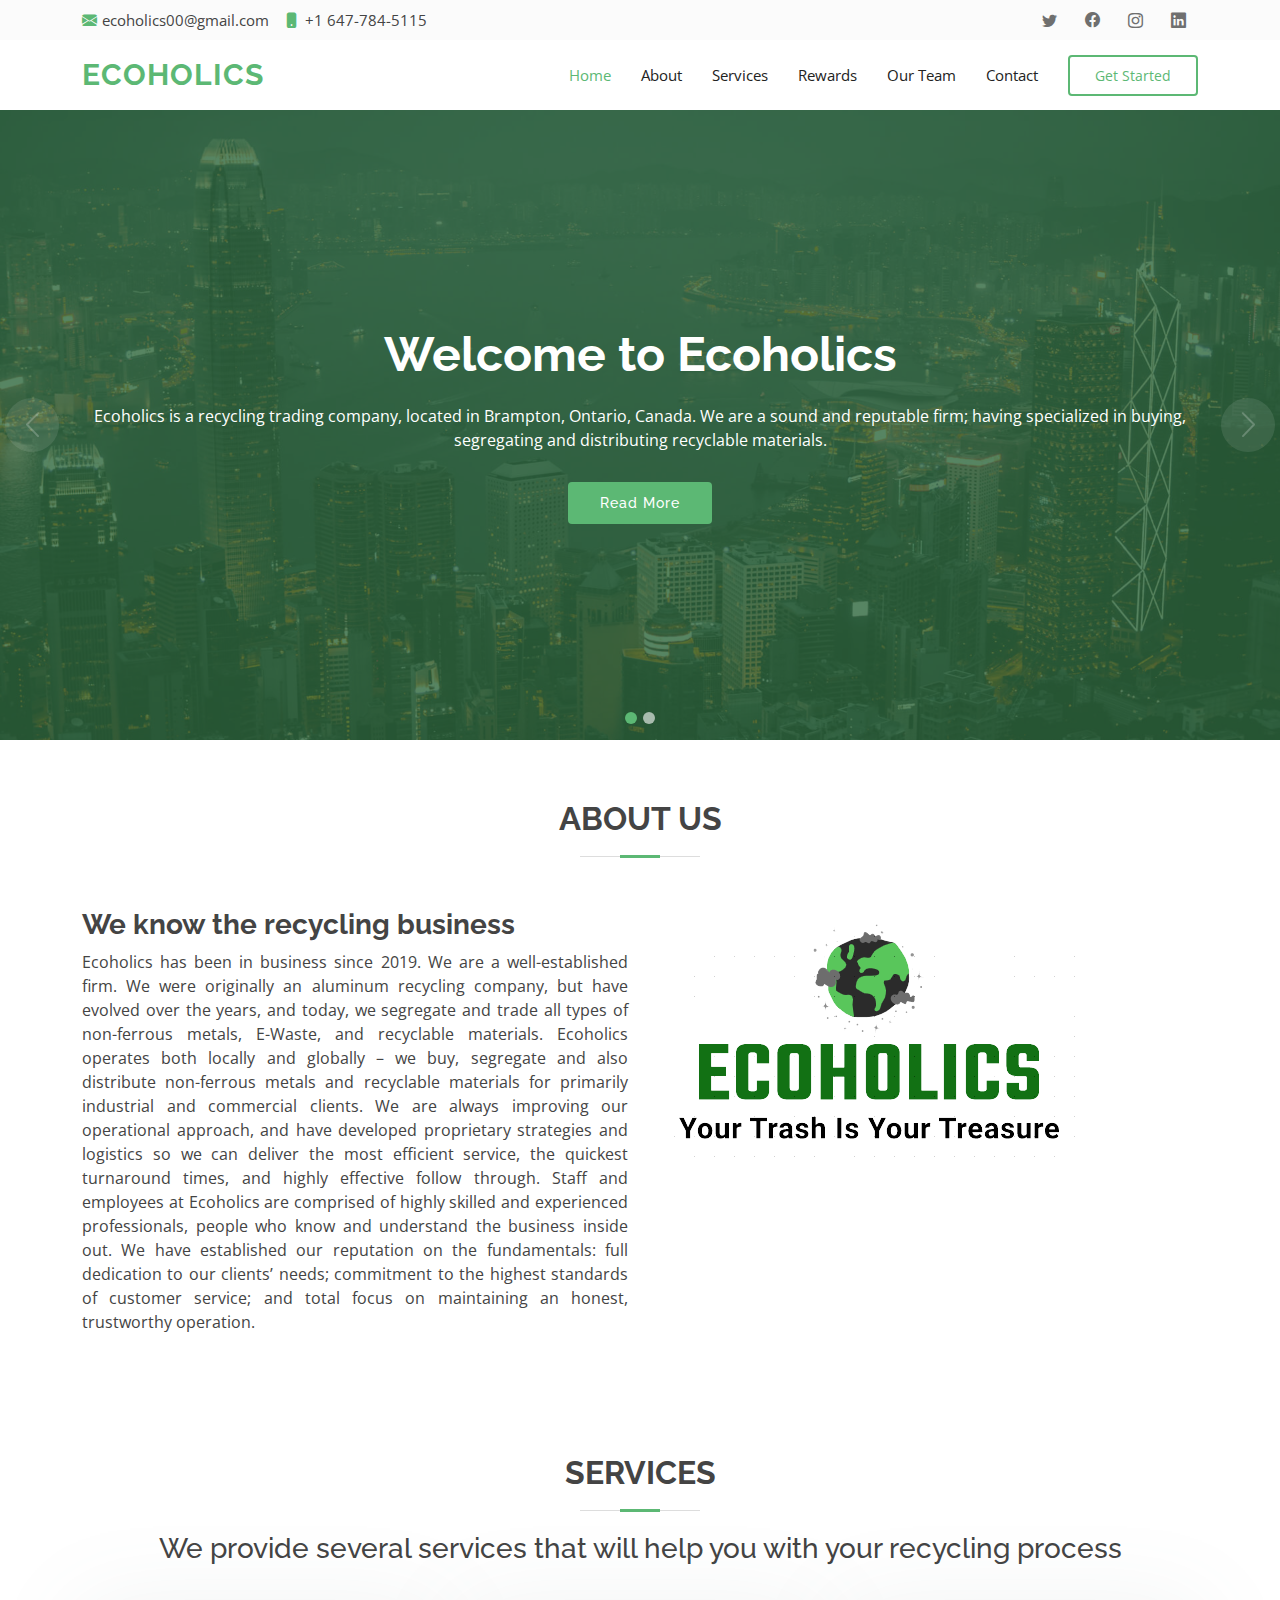
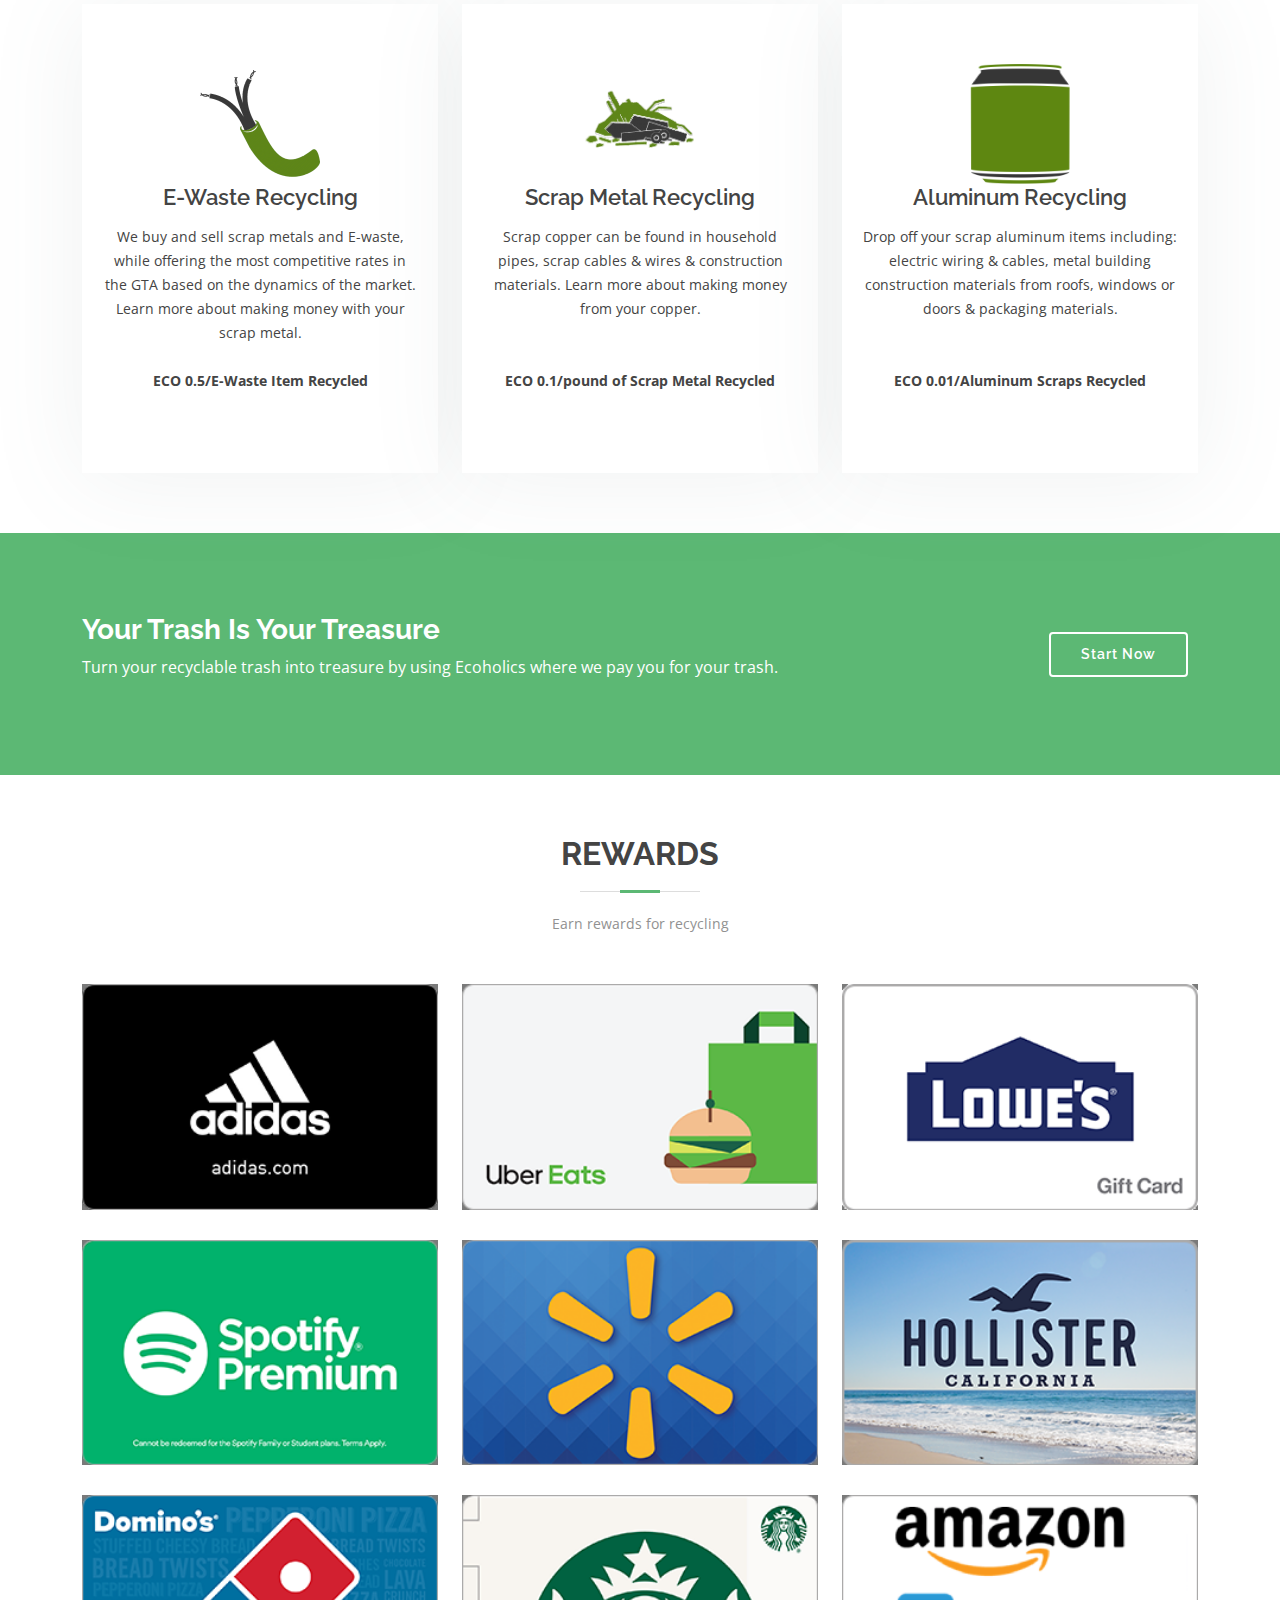
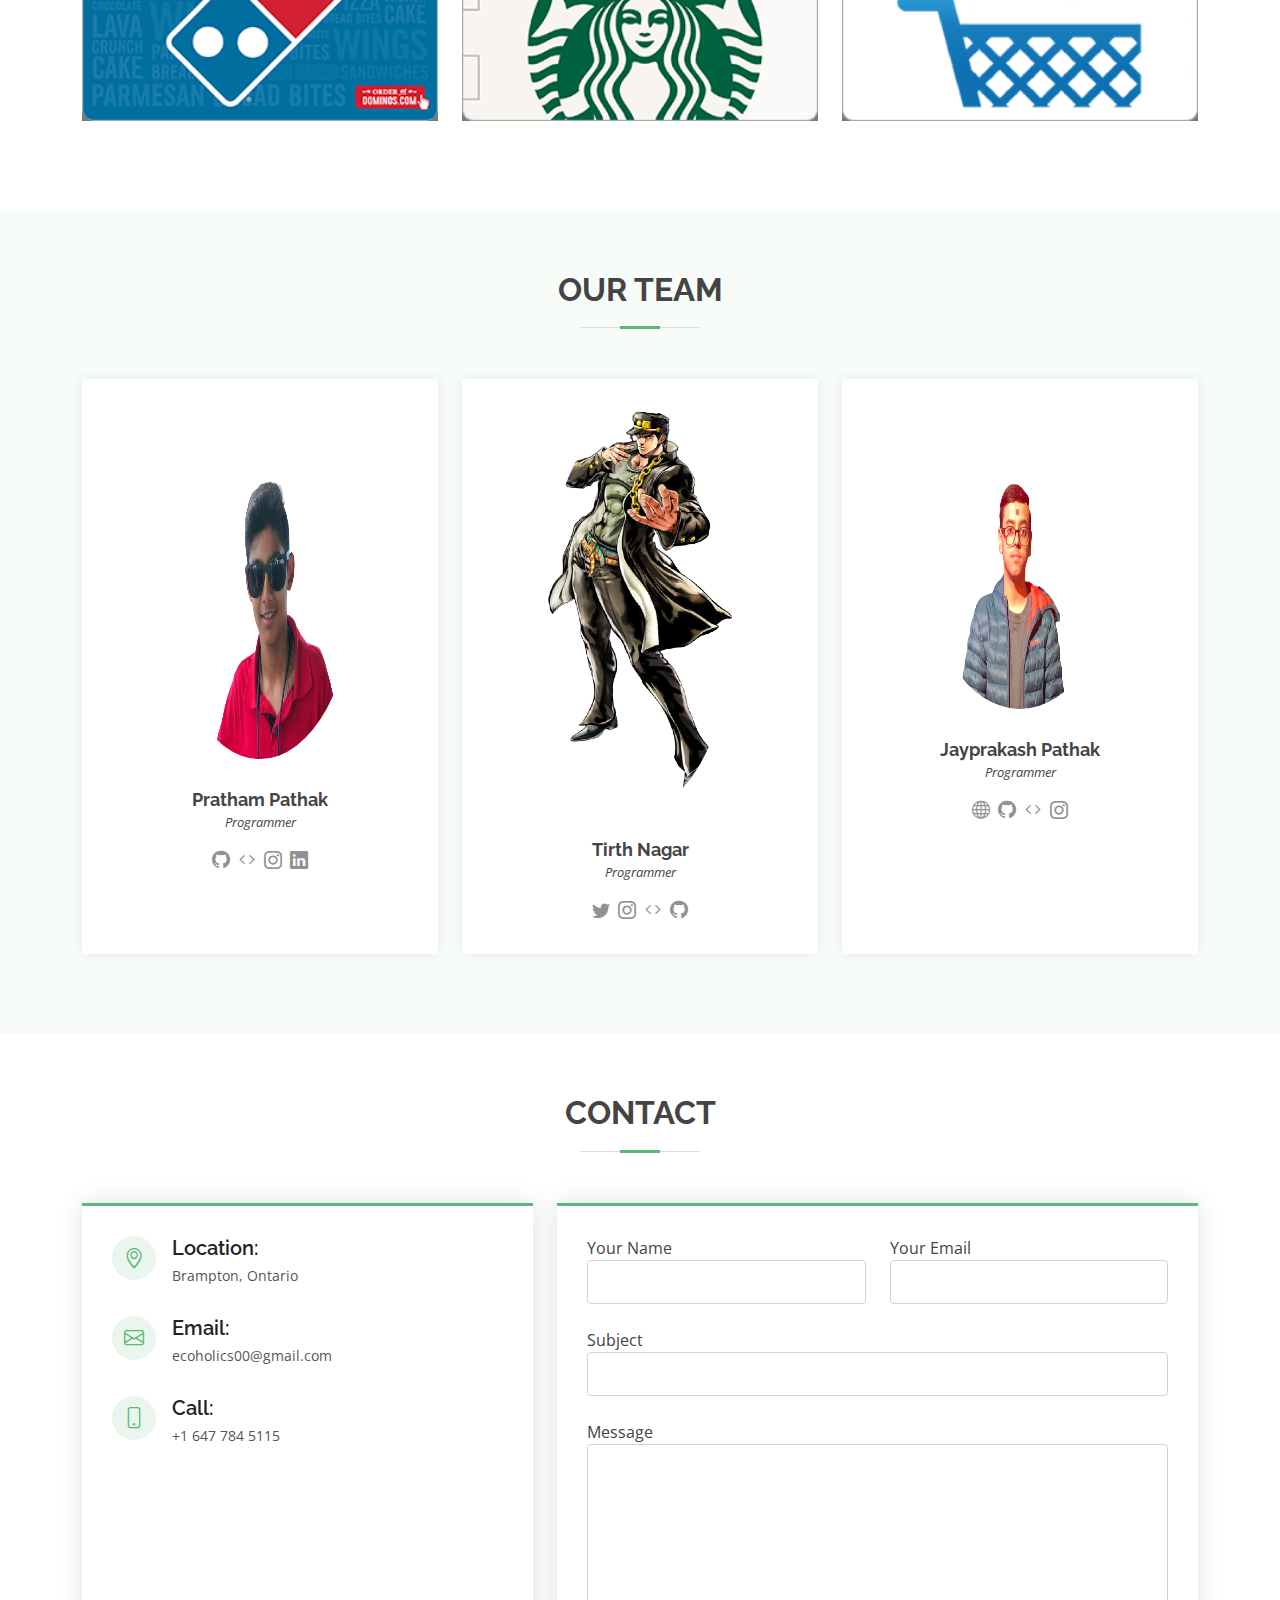
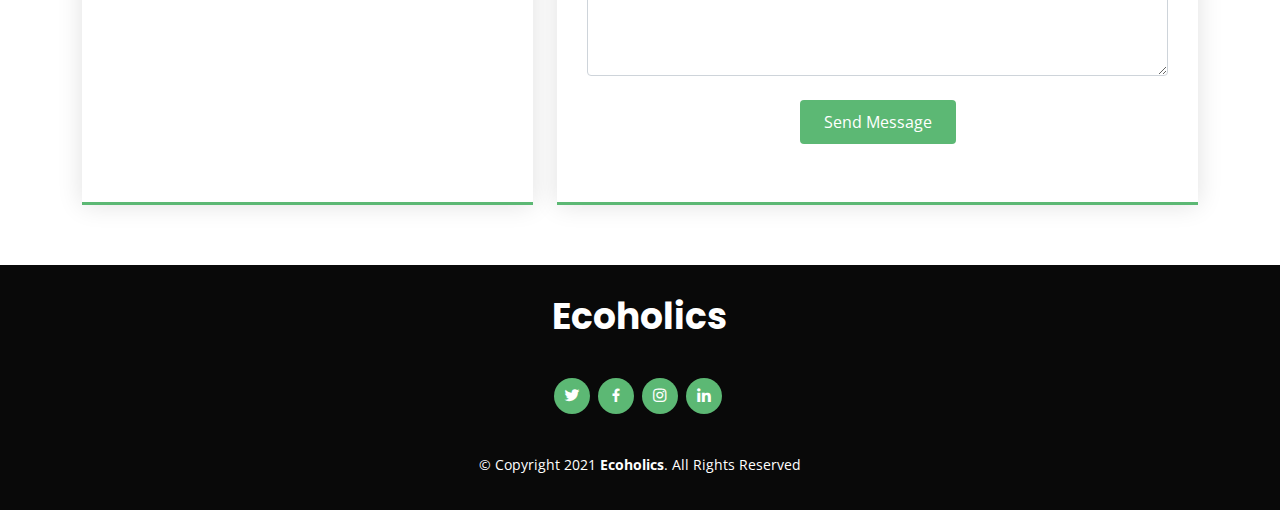
<file: index.html>
<!DOCTYPE html>
<html lang="en">

<head>
  <meta charset="utf-8">
  <meta content="width=device-width, initial-scale=1.0" name="viewport">

  <title>Ecoholics</title>
  <meta content="" name="description">
  <meta content="" name="keywords">

  <!-- Favicons -->
  <link href="assets/img/download-removebg-preview.png" rel="icon">

  <!-- Google Fonts -->
  <link href="https://fonts.googleapis.com/css?family=Open+Sans:300,300i,400,400i,600,600i,700,700i|Raleway:300,300i,400,400i,500,500i,600,600i,700,700i|Poppins:300,300i,400,400i,500,500i,600,600i,700,700i" rel="stylesheet">

  <!-- Vendor CSS Files -->
  <link href="assets/vendor/animate/animate.min.css" rel="stylesheet">
  <link href="assets/vendor/bootstrap/css/bootstrap.min.css" rel="stylesheet">
  <link href="assets/vendor/bootstrap-icons/bootstrap-icons.css" rel="stylesheet">
  <link href="assets/vendor/boxicons/css/boxicons.min.css" rel="stylesheet">
  <link href="assets/vendor/glightbox/css/glightbox.min.css" rel="stylesheet">
  <link href="assets/vendor/swiper/swiper-bundle.min.css" rel="stylesheet">

  <!-- Template Main CSS File -->
  <link href="assets/css/style.css" rel="stylesheet">

</head>

<body>

  <!-- ======= Top Bar ======= -->
  <section id="topbar" class="d-flex align-items-center">
    <div class="container d-flex justify-content-center justify-content-md-between">
      <div class="contact-info d-flex align-items-center">
        <i class="bi bi-envelope-fill"></i><a href="mailto:ecoholics00@gmail.com">ecoholics00@gmail.com</a>
        <i class="bi bi-phone-fill phone-icon"></i> +1 647-784-5115
      </div>
      <div class="social-links d-none d-md-block">
        <a href="https://twitter.com/EcoHolics2021" class="twitter"><i class="bi bi-twitter"></i></a>
        <a href="https://www.facebook.com/profile.php?id=100071164902468 " class="facebook"><i class="bi bi-facebook"></i></a>
        <a href="https://www.instagram.com/ecoholics2000/" class="instagram"><i class="bi bi-instagram"></i></a>
        <a href="https://www.linkedin.com/in/eco-holics-316132218/" class="linkedin"><i class="bi bi-linkedin"></i></i></a>
      </div>
    </div>
  </section>

  <!-- ======= Header ======= -->
  <header id="header" class="d-flex align-items-center">
    <div class="container d-flex align-items-center">

      <h1 class="logo me-auto"><a href="index.html">Ecoholics</a></h1>
      <!-- Uncomment below if you prefer to use an image logo -->
      <!-- <a href="index.html" class="logo me-auto"><img src="assets/img/logo.png" alt="" class="img-fluid"></a>-->

      <nav id="navbar" class="navbar">
        <ul>
          <li><a class="nav-link scrollto active" href="#hero">Home</a></li>
          <li><a class="nav-link scrollto" href="#about">About</a></li>
          <li><a class="nav-link scrollto" href="#services">Services</a></li>
          <li><a class="nav-link scrollto " href="#portfolio">Rewards</a></li>
          <li><a class="nav-link scrollto" href="#team">Our Team</a></li>
          <li><a class="nav-link scrollto" href="#contact">Contact</a></li>
          <li><a class="getstarted scrollto" href="login.html">Get Started</a></li>
        </ul>
        <i class="bi bi-list mobile-nav-toggle"></i>
      </nav><!-- .navbar -->

    </div>
  </header><!-- End Header -->

  <!-- ======= Hero Section ======= -->
  <section id="hero">
    <div id="heroCarousel" data-bs-interval="5000" class="carousel slide carousel-fade" data-bs-ride="carousel">

      <ol class="carousel-indicators" id="hero-carousel-indicators"></ol>

      <div class="carousel-inner" role="listbox">

        <!-- Slide 1 -->
        <div class="carousel-item active" style="background-image: url(assets/img/slide/slide-1.jpg)">
          <div class="carousel-container">
            <div class="container">
              <h2 class="animate__animated animate__fadeInDown">Welcome to <span>Ecoholics</span></h2>
              <p class="animate__animated animate__fadeInUp">Ecoholics is a recycling trading company, located in Brampton, Ontario, Canada. We are a sound and reputable firm; having specialized in buying, segregating and distributing recyclable materials.</p>
              <a href="#about" class="btn-get-started animate__animated animate__fadeInUp scrollto">Read More</a>
            </div>
          </div>
        </div>

        <!-- Slide 2 -->
        <div class="carousel-item" style="background-image: url(assets/img/slide/slide-2.jpg)">
          <div class="carousel-container">
            <div class="container">
              <h2 class="animate__animated animate__fadeInDown">Why Choose Ecoholics</h2>
              <p class="animate__animated animate__fadeInUp">We know what the marketplace needs, we know what is needed, and we know how to procure it. Amongst others, these would include aluminum and copper, paper and cardboard, plastics and, even E-Waste. We segregate our metals based on customer specifications, as well as the unique requirements of the market. And using our computerized search systems, we’re able to monitor supply and demand around the world, thus ensuring competitive pricing, whether we buy or sell.</p>
              <a href="#about" class="btn-get-started animate__animated animate__fadeInUp scrollto">Read More</a>
            </div>
          </div>
        </div>

      </div>

      <a class="carousel-control-prev" href="#heroCarousel" role="button" data-bs-slide="prev">
        <span class="carousel-control-prev-icon bi bi-chevron-left" aria-hidden="true"></span>
      </a>

      <a class="carousel-control-next" href="#heroCarousel" role="button" data-bs-slide="next">
        <span class="carousel-control-next-icon bi bi-chevron-right" aria-hidden="true"></span>
      </a>

    </div>
  </section><!-- End Hero -->

  <main id="main">
    <!-- ======= About Us Section ======= -->
    <section id="about" class="about">
      <div class="container">

        <div class="section-title">
          <h2>About Us</h2>
        </div>

        <div class="row">
          <div class="col-lg-6 order-1 order-lg-2">
            <img src="assets\img\Capture-removebg-preview.png" class="img-fluid" alt="">
          </div>
          <div class="col-lg-6 pt-4 pt-lg-0 order-2 order-lg-1 content">
            <h3>We know the recycling business</h3>
            <p style="text-align:justify">
              Ecoholics has been in business since 2019. We are a well-established firm.
              We were originally an aluminum recycling company, but have evolved over the years, and today, we segregate and trade all types of non-ferrous metals, E-Waste, and recyclable materials. 
              Ecoholics operates both locally and globally – we buy, segregate and also distribute non-ferrous metals and recyclable materials for primarily industrial and commercial clients. 
              We are always improving our operational approach, and have developed proprietary strategies and logistics so we can deliver the most efficient service, the quickest turnaround times, and highly effective follow through. 
              Staff and employees at Ecoholics are comprised of highly skilled and experienced professionals, people who know and understand the business inside out. We have established our reputation on the fundamentals: full dedication to our clients’ needs; commitment to the highest standards of customer service; and total focus on maintaining an honest, trustworthy operation.
            </p>
          </div>
        </div>

      </div>
    </section><!-- End About Us Section -->

    <!-- ======= Services Section ======= -->
    <section id="services" class="services">
      <div class="container">

        <div class="section-title">
          <h2>Services</h2>
          <h3>We provide several services that will help you with your recycling process</h3>
        </div>

        <div class="row">
          <div class="col-lg-4 col-md-6 d-flex align-items-stretch" data-aos="zoom-in" data-aos-delay="100">
            <div class="icon-box iconbox-blue">
              <div class="icon">
                <img src="assets\img\services\banner_1_image1_Sj583svtPu.png">
              </div>
              <h4>E-Waste Recycling</h4>
              <p> We buy and sell scrap metals and E-waste, while offering the most competitive rates in the GTA based on the dynamics of the market. Learn more about making money with your scrap metal.</p>
              <br>
              <strong><p>ECO 0.5/E-Waste Item Recycled</p></strong>
            </div>
          </div>
          <div class="col-lg-4 col-md-6 d-flex align-items-stretch mt-4 mt-md-0" data-aos="zoom-in" data-aos-delay="200">
            <div class="icon-box iconbox-orange ">
              <div class="icon">
                <img src="assets\img\services\banner_1_image1_xfYoeTieor.png">
              </div>
              <h4>Scrap Metal Recycling</h4>
              <p> Scrap copper can be found in household pipes, scrap cables & wires & construction materials. Learn more about making money from your copper.</p>
              <br></br>
              <strong><p>ECO 0.1/pound of Scrap Metal Recycled</p></strong>
            </div>
          </div>

          <div class="col-lg-4 col-md-6 d-flex align-items-stretch mt-4 mt-lg-0" data-aos="zoom-in" data-aos-delay="300">
            <div class="icon-box iconbox-pink">
              <div class="icon">
                <img src="assets\img\services\banner_1_image1_zmPsQorglP.png" width="100" height="120">
              </div>
              <h4>Aluminum Recycling</h4>
              <p> Drop off your scrap aluminum items including: electric wiring & cables, metal building construction materials from roofs, windows or doors & packaging materials.</p>
              <br></br>
              <strong><p>ECO 0.01/Aluminum Scraps Recycled</p></strong>
            </div>
          </div>
        </div>

      </div>
    </section><!-- End Services Section -->

    <!-- ======= Cta Section ======= -->
    <section id="cta" class="cta">
      <div class="container">

        <div class="row">
          <div class="col-lg-9 text-center text-lg-start">
            <h4>Your Trash Is Your Treasure</h4>
            <p> Turn your recyclable trash into treasure by using Ecoholics where we pay you for your trash.</p>
          </div>
          <div class="col-lg-3 cta-btn-container text-center">
            <a class="cta-btn align-middle" href="login.html">Start Now</a>
          </div>
        </div>

      </div>
    </section><!-- End Cta Section -->

    <!-- ======= Portfolio Section ======= -->
    <section id="portfolio" class="portfolio">
      <div class="container">

        <div class="section-title">
          <h2>Rewards</h2>
          <p>Earn rewards for recycling</p>
        </div>

        <div class="row">
          <div class="col-lg-12 d-flex justify-content-center">
            <ul id="portfolio-flters">
            </ul>
          </div>
        </div>

        <div class="row portfolio-container">

          <div class="col-lg-4 col-md-6 portfolio-item filter-app">
            <div class="portfolio-wrap">
              <img src="assets/img/portfolio/ADIDASB2B_fp01.png" class="img-fluid" alt="" width="500">
              <div class="portfolio-info">
                <h4>Adidas</h4>
                <p>Gift Card</p>
                <div class="portfolio-links">
                  <a href="https://www.adidas.ca/en" title="More Details"><i class="bx bx-link"></i></a>
                </div>
              </div>
            </div>
          </div>

          <div class="col-lg-4 col-md-6 portfolio-item filter-web">
            <div class="portfolio-wrap">
              <img src="assets\img\portfolio\UBEREATS_fp01.png" class="img-fluid" alt="" width="500">
              <div class="portfolio-info">
                <h4>Uber Eats</h4>
                <p>Gift Card</p>
                <div class="portfolio-links">
                  <a href="https://www.ubereats.com/ca/" title="More Details"><i class="bx bx-link"></i></a>
                </div>
              </div>
            </div>
          </div>

          <div class="col-lg-4 col-md-6 portfolio-item filter-app">
            <div class="portfolio-wrap">
              <img src="assets\img\portfolio\LOWES_fp01.png" class="img-fluid" alt="" width="500">
              <div class="portfolio-info">
                <h4>Lowe's</h4>
                <p>Gift Card</p>
                <div class="portfolio-links">
                  <a href="https://www.lowes.ca/" title="More Details"><i class="bx bx-link"></i></a>
                </div>
              </div>
            </div>
          </div>

          <div class="col-lg-4 col-md-6 portfolio-item filter-card">
            <div class="portfolio-wrap">
              <img src="assets\img\portfolio\SPOTIFY_fp01.png" class="img-fluid" alt="" width="500">
              <div class="portfolio-info">
                <h4>Spotify</h4>
                <p>Gift Card</p>
                <div class="portfolio-links">
                  <a href="https://www.spotify.com/us/home/" title="More Details"><i class="bx bx-link"></i></a>
                </div>
              </div>
            </div>
          </div>

          <div class="col-lg-4 col-md-6 portfolio-item filter-web">
            <div class="portfolio-wrap">
              <img src="assets\img\portfolio\WALMART_fp01.png" class="img-fluid" alt="" width="500">
              <div class="portfolio-info">
                <h4>Walmart</h4>
                <p>Gift Card</p>
                <div class="portfolio-links">
                  <a href="https://www.walmart.ca/en" title="More Details"><i class="bx bx-link"></i></a>
                </div>
              </div>
            </div>
          </div>

          <div class="col-lg-4 col-md-6 portfolio-item filter-app">
            <div class="portfolio-wrap">
              <img src="assets\img\portfolio\HOLLISTER_fp01.png" class="img-fluid" alt="" width="500">
              <div class="portfolio-info">
                <h4>Hollister</h4>
                <p>Gift Card</p>
                <div class="portfolio-links">
                  <a href="https://www.hollisterco.com/shop/ca" title="More Details"><i class="bx bx-link"></i></a>
                </div>
              </div>
            </div>
          </div>

          <div class="col-lg-4 col-md-6 portfolio-item filter-card">
            <div class="portfolio-wrap">
              <img src="assets/img/portfolio/DOMINOSB2B_fp01.png" class="img-fluid" alt="" width="500">
              <div class="portfolio-info">
                <h4>Domino's</h4>
                <p>Gift Card</p>
                <div class="portfolio-links">
                  <a href="https://www.dominos.ca/en/" title="More Details"><i class="bx bx-link"></i></a>
                </div>
              </div>
            </div>
          </div>

          <div class="col-lg-4 col-md-6 portfolio-item filter-card">
            <div class="portfolio-wrap">
              <img src="assets\img\portfolio\STARBUCKS_fp01.png" class="img-fluid" alt="" width="500">
              <div class="portfolio-info">
                <h4>Starbucks</h4>
                <p>Gift Card</p>
                <div class="portfolio-links">
                  <a href="https://www.starbucks.ca/" title="More Details"><i class="bx bx-link"></i></a>
                </div>
              </div>
            </div>
          </div>

          <div class="col-lg-4 col-md-6 portfolio-item filter-card">
            <div class="portfolio-wrap">
              <img src="assets\img\portfolio\Amazon-Brave.png" class="img-fluid" alt="" width="500">
              <div class="portfolio-info">
                <h4>Amazon</h4>
                <p>Gift Card</p>
                <div class="portfolio-links">
                  <a href="http://amazon.ca/" title="More Details"><i class="bx bx-link"></i></a>
                </div>
              </div>
            </div>
          </div>

        </div>

      </div>
    </section><!-- End Portfolio Section -->

    <!-- ======= Team Section ======= -->
    <section id="team" class="team section-bg">
      <div class="container">

        <div class="section-title">
          <h2>Our Team</h2>
        </div>

        <div class="row">
          <div class="col-lg-4 col-md-6 d-flex align-items-stretch">
            <div class="member">
              <img src="assets\img\team\0b34c2da-e802-4ab8-ac1c-d0ef695e9476-removebg-preview.png" alt="" width="450" height="350">
              <h4>Pratham Pathak</h4>
              <span>Programmer</span>
              <div class="social">
                <a href="https://github.com/PrathamOG"><i class="bi bi-github"></i></a>
                <a href="https://www.devpost.com/PrathamOG"><i class="bi bi-code"></i></a>
                <a href="https://www.instagram.com/pratham.p09/"><i class="bi bi-instagram"></i></a>
                <a href="https://www.linkedin.com/in/pratham-pathak/"><i class="bi bi-linkedin"></i></a>
              </div>
            </div>
          </div>
          <div class="col-lg-4 col-md-6 d-flex align-items-stretch">
            <div class="member">
              <img src="assets/img/team/jotoro-removebg-preview.png" alt="" width="400" height="400">
              <h4>Tirth Nagar</h4>
              <span>Programmer</span>
              <div class="social">
                <a href="https://twitter.com/Agent_SuSpEcT"><i class="bi bi-twitter"></i></a>
                <a href="https://www.instagram.com/tirth_n1/"><i class="bi bi-instagram"></i></a>
                <a href="https://www.devpost.com/Tirth-Nagar"><i class="bi bi-code"></i></a>
                <a href="https://github.com/Tirth-Nagar"><i class="bi bi-github"></i></a>
              </div>
            </div>
          </div>
          <div class="col-lg-4 col-md-6 d-flex align-items-stretch">
            <div class="member">
              <img src="\assets\img\team\IMG_2443-removebg-preview.png" alt="" width="450" height="300">
              <h4>Jayprakash Pathak</h4>
              <span>Programmer</span>
              <div class="social">
                <a href="https://www.itsjaypathak.me"><i class="bi bi-globe"></i></a>
                <a href="https://github.com/jayprakash07"><i class="bi bi-github"></i></a>
                <a href="https://www.devpost.com/jayprakash07"><i class="bi bi-code"></i></a>
                <a href="https://www.instagram.com/jayprakash.svg"><i class="bi bi-instagram"></i></a>
              </div>
            </div>
          </div>

        </div>

      </div>
    </section><!-- End Team Section -->

    <!-- ======= Contact Section ======= -->
    <section id="contact" class="contact">
      <div class="container">

        <div class="section-title">
          <h2>Contact</h2>
        </div>

        <div class="row">

          <div class="col-lg-5 d-flex align-items-stretch">
            <div class="info">
              <div class="address">
                <i class="bi bi-geo-alt"></i>
                <h4>Location:</h4>
                <p>Brampton, Ontario</p>
              </div>

              <div class="email">
                <i class="bi bi-envelope"></i>
                <h4>Email:</h4>
                <p>ecoholics00@gmail.com</p>
              </div>

              <div class="phone">
                <i class="bi bi-phone"></i>
                <h4>Call:</h4>
                <p>+1 647 784 5115</p>
              </div>
              <iframe src="https://www.google.com/maps/embed?pb=!1m18!1m12!1m3!1d184531.1931234635!2d-79.89962652344794!3d43.72509658215855!2m3!1f0!2f0!3f0!3m2!1i1024!2i768!4f13.1!3m3!1m2!1s0x882b15eaa5d05abf%3A0x352d31667cc38677!2sBrampton%2C%20ON!5e0!3m2!1sen!2sca!4v1627145985265!5m2!1sen!2sca" width="100%" height="290px" style="border:0;" allowfullscreen></iframe>
            </div>

          </div>

          <div class="col-lg-7 mt-5 mt-lg-0 d-flex align-items-stretch">
            <form action="forms/contact.php" method="post" role="form" class="php-email-form">
              <div class="row">
                <div class="form-group col-md-6">
                  <label for="name">Your Name</label>
                  <input type="text" name="name" class="form-control" id="name" required>
                </div>
                <div class="form-group col-md-6 mt-3 mt-md-0">
                  <label for="name">Your Email</label>
                  <input type="email" class="form-control" name="email" id="email" required>
                </div>
              </div>
              <div class="form-group mt-3">
                <label for="name">Subject</label>
                <input type="text" class="form-control" name="subject" id="subject" required>
              </div>
              <div class="form-group mt-3">
                <label for="name">Message</label>
                <textarea class="form-control" name="message" rows="10" required></textarea>
              </div>
              <div class="my-3">
                <div class="loading">Loading</div>
                <div class="error-message"></div>
                <div class="sent-message">Your message has been sent. Thank you!</div>
              </div>
              <div class="text-center"><button type="submit">Send Message</button></div>
            </form>
          </div>

        </div>

      </div>
    </section><!-- End Contact Section -->

  </main><!-- End #main -->

  <!-- ======= Footer ======= -->
  <footer id="footer">
    <div class="container">
      <h3>Ecoholics</h3>
      <p></p>
      <div class="social-links">
        <a href="https://twitter.com/EcoHolics2021" class="twitter"><i class="bx bxl-twitter"></i></a>
        <a href="https://www.facebook.com/profile.php?id=100071164902468" class="facebook"><i class="bx bxl-facebook"></i></a>
        <a href="https://www.instagram.com/ecoholics2000/" class="instagram"><i class="bx bxl-instagram"></i></a>
        <a href="https://www.linkedin.com/in/eco-holics-316132218/" class="linkedin"><i class="bx bxl-linkedin"></i></a>
      </div>
      <div class="copyright">
        &copy; Copyright 2021 <strong><span>Ecoholics</span></strong>. All Rights Reserved
      </div>
      <div class="credits">
      </div>
    </div>
  </footer><!-- End Footer -->

  <a href="#" class="back-to-top d-flex align-items-center justify-content-center"><i class="bi bi-arrow-up-short"></i></a>

  <!-- Vendor JS Files -->
  <script src="assets/vendor/bootstrap/js/bootstrap.bundle.min.js"></script>
  <script src="assets/vendor/glightbox/js/glightbox.min.js"></script>
  <script src="assets/vendor/isotope-layout/isotope.pkgd.min.js"></script>
  <script src="assets/vendor/php-email-form/validate.js"></script>
  <script src="assets/vendor/swiper/swiper-bundle.min.js"></script>

  <!-- Template Main JS File -->
  <script src="assets/js/main.js"></script>

</body>

</html>
</file>
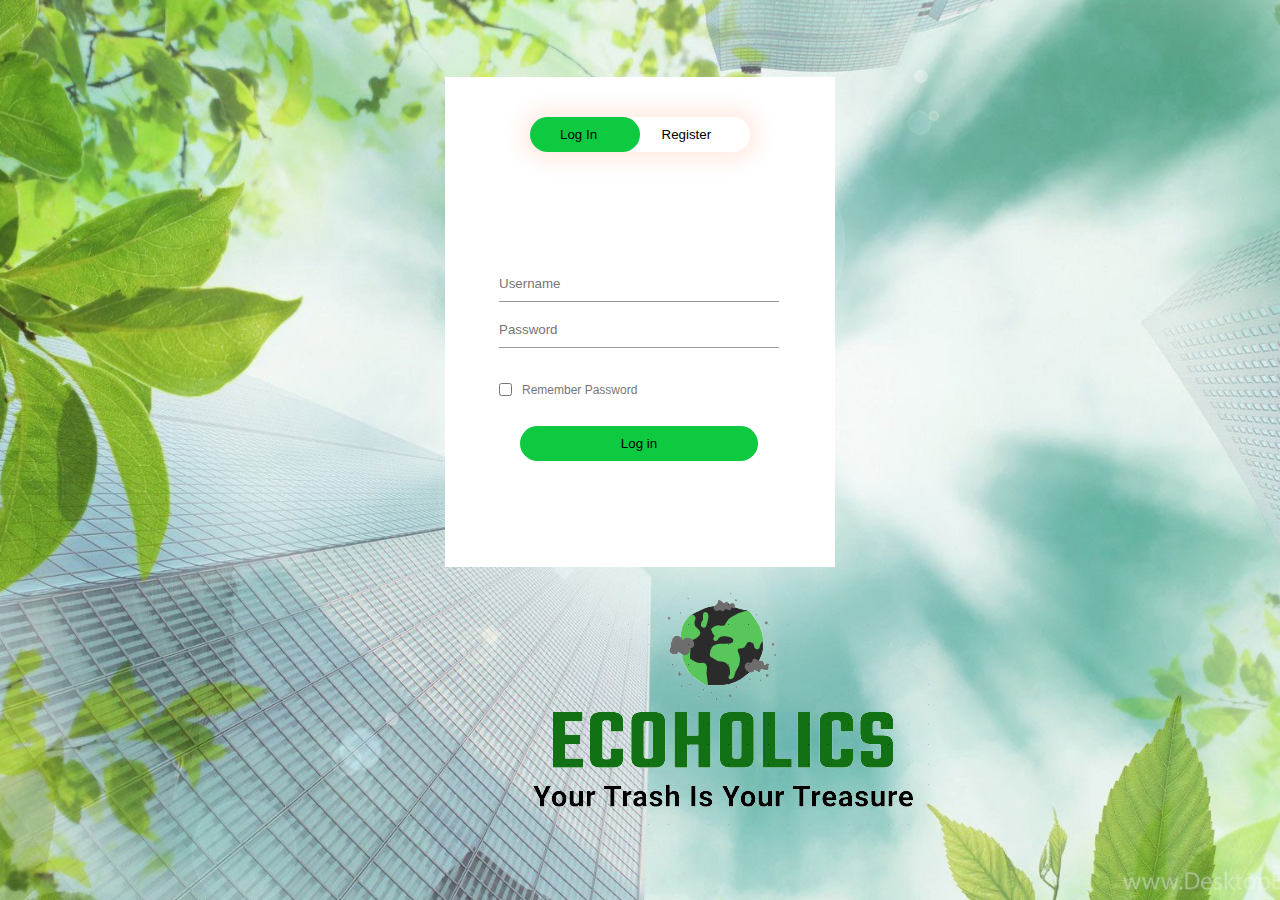
<file: login.html>
<html>
<head>
    <title>Ecoholics</title>
    <link href="assets/img/download-removebg-preview.png" rel="icon">
    <link rel="stylesheet" href="assets\css\login.css">
    <script defer src="assets\js\login.js"></script>
</head>
<body>
<body onload ="getstorage()">
    <div class="hero">
        <div class="logo">
            <a href="index.html" class="logo me-auto"><img src="assets\img\Capture-removebg-preview.png" alt=""></a>
            
        </div>
        <div class="form-box">
            <div class="button-box">
                <div id="btn"></div>
                <button type="button" class="toggle-btn" onclick="login()">Log In</button>
                <button type="button" class="toggle-btn" onclick="register()">Register</button>
            </div>
        <form id="login" class="input-group">
            <input type="text" class="input-field" id="luser" placeholder="Username" required>
            <input type="text" class="input-field" id="lpassword" placeholder="Password" required>
            <input type="checkbox" class="chech-box"><span>Remember Password</span>
            <button type="submit" class="submit-btn" onclick="check()">Log in</button>
        </form>
        <form id="register" class="input-group">
            <input type="text" class="input-field" id="ruser" placeholder="Username" required>
            <input type="email" class="input-field" id="remail" placeholder="Email" required>
            <input type="text" class="input-field" id="rpassword" placeholder="Password" required>
            <input type="checkbox" class="chech-box" required><span>I agree to the terms and conditions</span>
            <button type="submit" class="submit-btn" onclick="save()">Register</button>
        </form>
        </div>
    </div>
    <script>
        var x = document.getElementById("login");
        var y = document.getElementById("register");
        var z = document.getElementById("btn");

        function register(){
            x.style.left = "-400px";
            y.style.left = "50px";
            z.style.left = "110px";
        }
        function login(){
            x.style.left = "50px";
            y.style.left = "450px";
            z.style.left = "0";
        }
    </script>
</body>
</html>
</file>
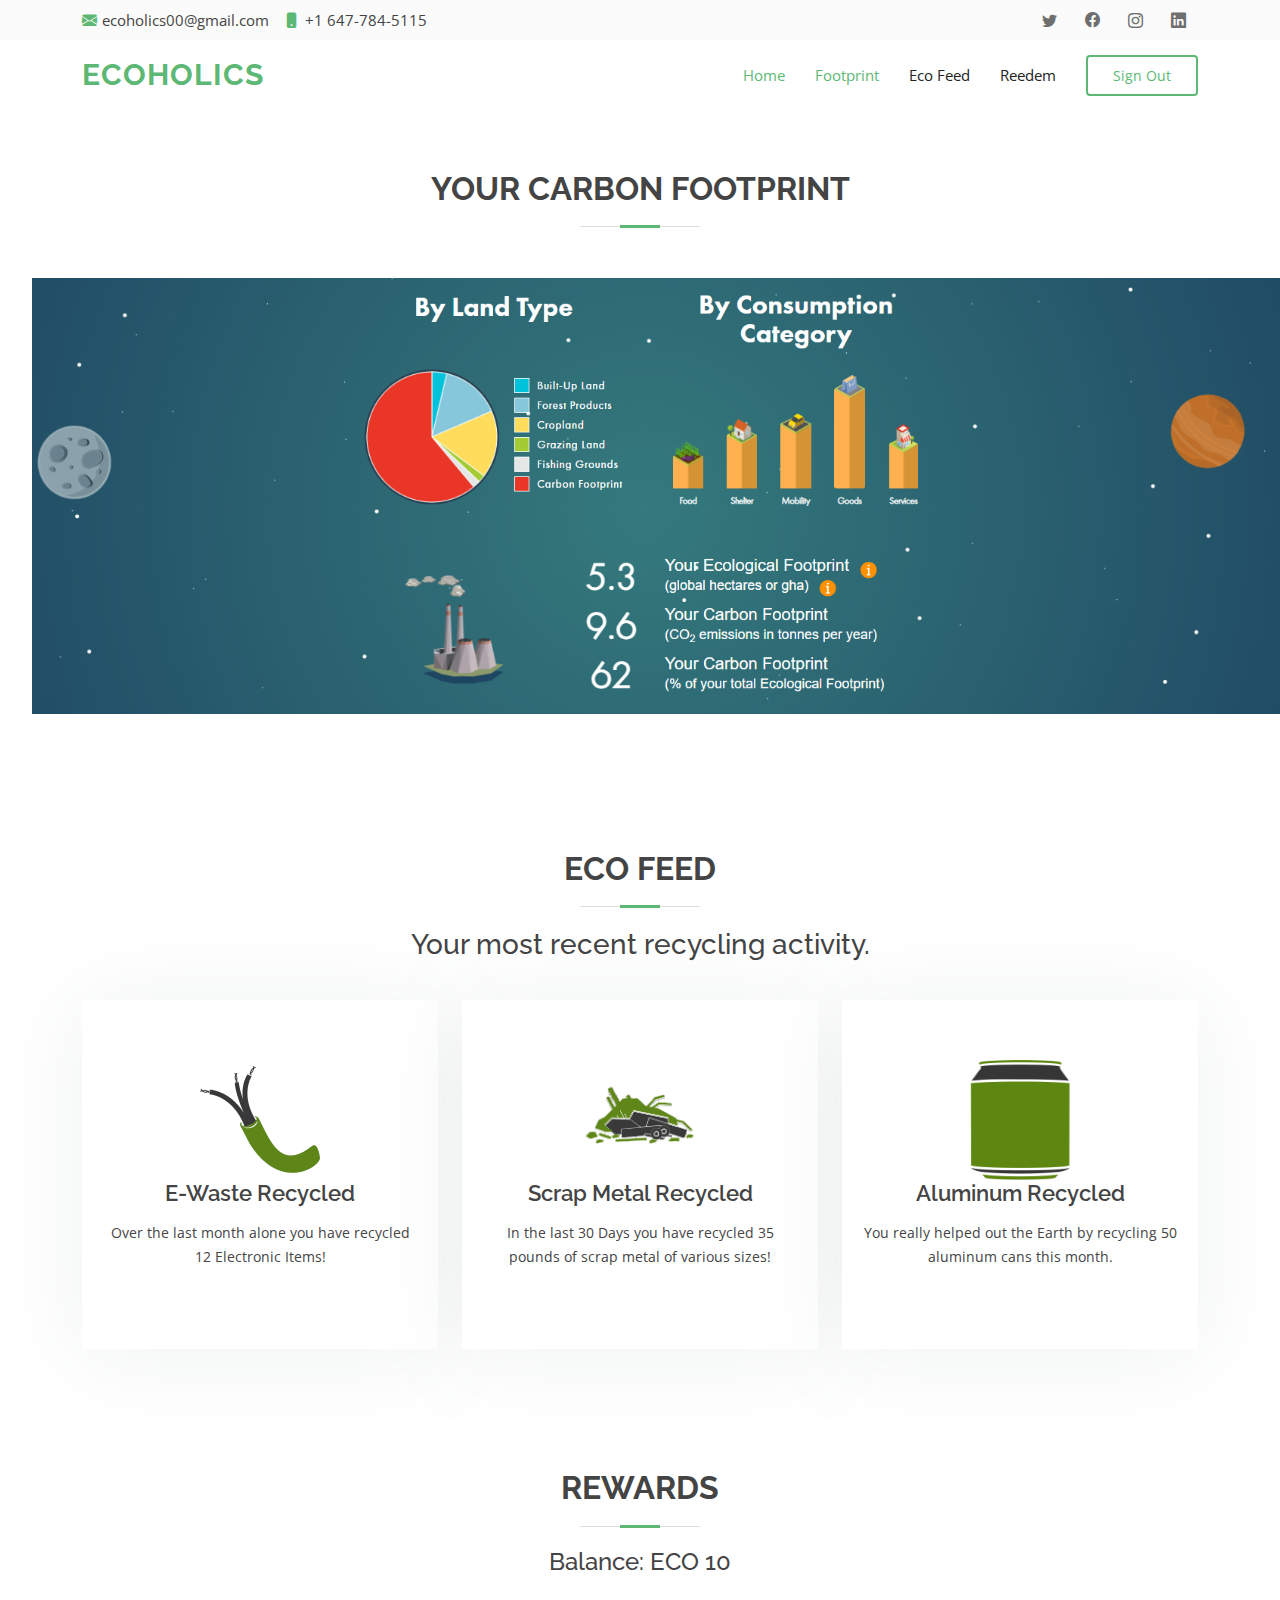
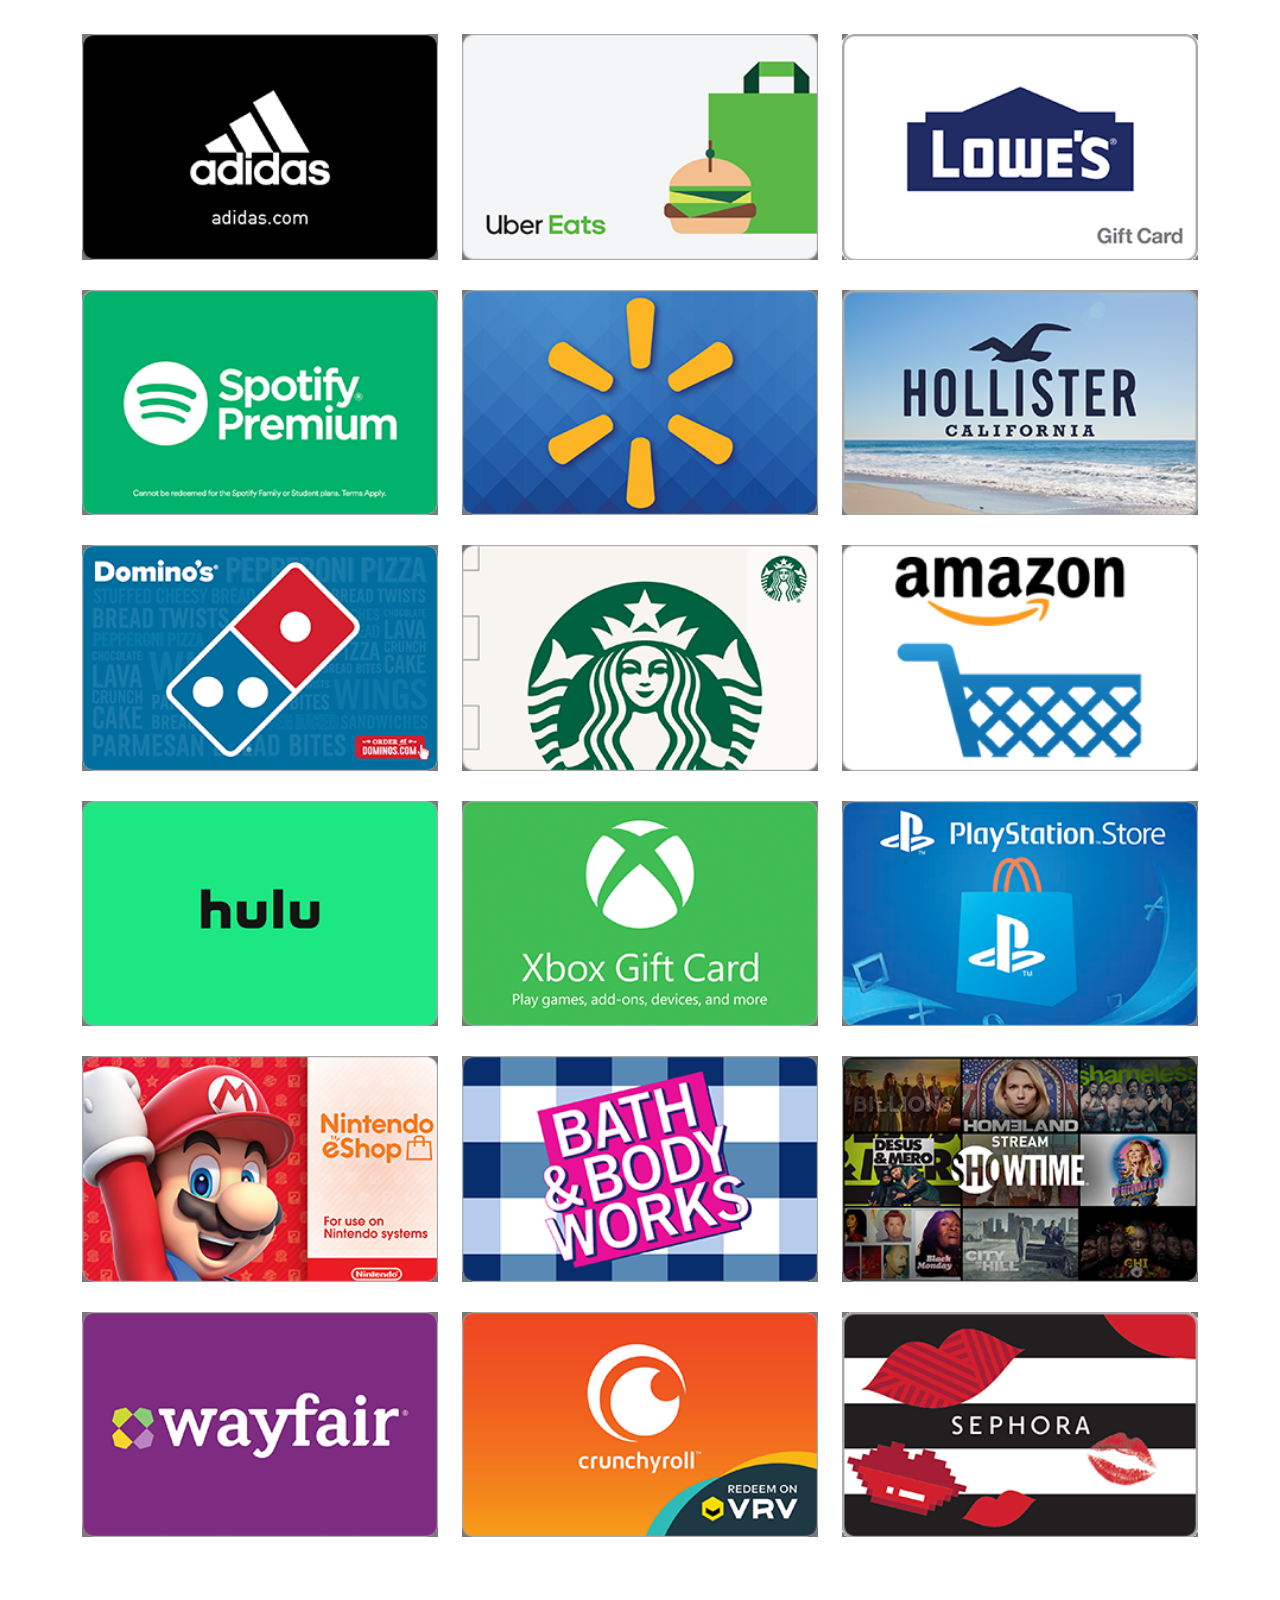
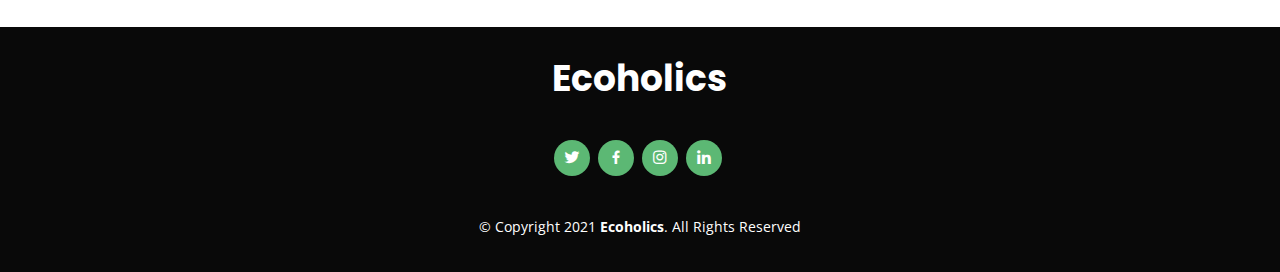
<file: rewards.html>
<!DOCTYPE html>
<html lang="en">

<head>
  <meta charset="utf-8">
  <meta content="width=device-width, initial-scale=1.0" name="viewport">

  <title>Ecoholics</title>
  <meta content="" name="description">
  <meta content="" name="keywords">

  <!-- Favicons -->
  <link href="assets/img/download-removebg-preview.png" rel="icon">

  <!-- Google Fonts -->
  <link href="https://fonts.googleapis.com/css?family=Open+Sans:300,300i,400,400i,600,600i,700,700i|Raleway:300,300i,400,400i,500,500i,600,600i,700,700i|Poppins:300,300i,400,400i,500,500i,600,600i,700,700i" rel="stylesheet">

  <!-- Vendor CSS Files -->
  <link href="assets/vendor/animate/animate.min.css" rel="stylesheet">
  <link href="assets/vendor/bootstrap/css/bootstrap.min.css" rel="stylesheet">
  <link href="assets/vendor/bootstrap-icons/bootstrap-icons.css" rel="stylesheet">
  <link href="assets/vendor/boxicons/css/boxicons.min.css" rel="stylesheet">
  <link href="assets/vendor/glightbox/css/glightbox.min.css" rel="stylesheet">
  <link href="assets/vendor/swiper/swiper-bundle.min.css" rel="stylesheet">

  <!-- Template Main CSS File -->
  <link href="assets/css/style.css" rel="stylesheet">

</head>

<body>

  <!-- ======= Top Bar ======= -->
  <section id="topbar" class="d-flex align-items-center">
    <div class="container d-flex justify-content-center justify-content-md-between">
      <div class="contact-info d-flex align-items-center">
        <i class="bi bi-envelope-fill"></i><a href="mailto:ecoholics00@gmail.com">ecoholics00@gmail.com</a>
        <i class="bi bi-phone-fill phone-icon"></i> +1 647-784-5115
      </div>
      <div class="social-links d-none d-md-block">
        <a href="https://twitter.com/EcoHolics2021" class="twitter"><i class="bi bi-twitter"></i></a>
        <a href="https://www.facebook.com/profile.php?id=100071164902468 " class="facebook"><i class="bi bi-facebook"></i></a>
        <a href="https://www.instagram.com/ecoholics2000/" class="instagram"><i class="bi bi-instagram"></i></a>
        <a href="https://www.linkedin.com/in/eco-holics-316132218/" class="linkedin"><i class="bi bi-linkedin"></i></i></a>
      </div>
    </div>
  </section>

  <!-- ======= Header ======= -->
  <header id="header" class="d-flex align-items-center">
    <div class="container d-flex align-items-center">

      <h1 class="logo me-auto"><a href="rewards.html">Ecoholics</a></h1>
      <!-- Uncomment below if you prefer to use an image logo -->
      <!-- <a href="index.html" class="logo me-auto"><img src="assets/img/logo.png" alt="" class="img-fluid"></a>-->

      <nav id="navbar" class="navbar">
        <ul>
          <li><a class="nav-link scrollto active" href="rewards.html">Home</a></li>
          <li><a class="nav-link scrollto" href="#footprint">Footprint</a></li>
          <li><a class="nav-link scrollto" href="#services">Eco Feed</a></li>
          <li><a class="nav-link scrollto " href="#portfolio">Reedem</a></li>
          <li><a class="getstarted scrollto" href="itsjaypathak.me/Ecoholics/">Sign Out</a></li>
        </ul>
        <i class="bi bi-list mobile-nav-toggle"></i>
      </nav><!-- .navbar -->

    </div>
  </header><!-- End Header -->
  
  <section id="footprint" class="footprint">
  <div class="section-title">
    <h2>Your Carbon Footprint</h2>
  </div>
  <div class="row">
    <div class="col-lg-12 d-flex justify-content-center">
      <ul id="portfolio-flters">
        <img src="assets\img\Capture_1.PNG" class="img-fluid" alt="">
      </ul>
    </div>
  </div>
</section>
<section id="services" class="services">
    <div class="container">

      <div class="section-title">
        <h2>Eco Feed</h2>
        <h3>Your most recent recycling activity.</h3>
      </div>

      <div class="row">
        <div class="col-lg-4 col-md-6 d-flex align-items-stretch" data-aos="zoom-in" data-aos-delay="100">
          <div class="icon-box iconbox-blue">
            <div class="icon">
              <img src="assets\img\services\banner_1_image1_Sj583svtPu.png">
            </div>
            <h4>E-Waste Recycled</h4>
            <p>Over the last month alone you have recycled 12 Electronic Items!</p>
          </div>
        </div>
        <div class="col-lg-4 col-md-6 d-flex align-items-stretch mt-4 mt-md-0" data-aos="zoom-in" data-aos-delay="200">
          <div class="icon-box iconbox-orange ">
            <div class="icon">
              <img src="assets\img\services\banner_1_image1_xfYoeTieor.png">
            </div>
            <h4>Scrap Metal Recycled</h4>
            <p> In the last 30 Days you have recycled 35 pounds of scrap metal of various sizes!</p>
          </div>
        </div>

        <div class="col-lg-4 col-md-6 d-flex align-items-stretch mt-4 mt-lg-0" data-aos="zoom-in" data-aos-delay="300">
          <div class="icon-box iconbox-pink">
            <div class="icon">
              <img src="assets\img\services\banner_1_image1_zmPsQorglP.png" width="100" height="120">
            </div>
            <h4>Aluminum Recycled</h4>
            <p> You really helped out the Earth by recycling 50 aluminum cans this month.</p>
          </div>
        </div>
      </div>

    </div>
</section><!-- End Services Section -->
  <!-- ======= Portfolio Section ======= -->
  <section id="portfolio" class="portfolio">
      <div class="container">

        <div class="section-title">
          <h2>Rewards</h2>
          <h4>Balance: ECO 10</h4>
        </div>

        <div class="row">
          <div class="col-lg-12 d-flex justify-content-center">
            <ul id="portfolio-flters">
            </ul>
          </div>
        </div>

        <div class="row portfolio-container">

          <div class="col-lg-4 col-md-6 portfolio-item filter-app">
            <div class="portfolio-wrap">
              <img src="assets/img/portfolio/ADIDASB2B_fp01.png" class="img-fluid" alt="" width="500">
              <div class="portfolio-info">
                <h4>Value: $25</h4>
                <h4>ECO Needed: 25</h4>
                <p>ECO Balance: 10</p>
                <div class="portfolio-links">
                  <a href="https://www.adidas.ca/en" title="More Details"><i class="bx bx-link"></i></a>
                </div>
              </div>
            </div>
          </div>

          <div class="col-lg-4 col-md-6 portfolio-item filter-web">
            <div class="portfolio-wrap">
              <img src="assets\img\portfolio\UBEREATS_fp01.png" class="img-fluid" alt="" width="500">
              <div class="portfolio-info">
                <h4>Value: $25</h4>
                <h4>ECO Needed: 25</h4>
                <p>ECO Balance: 10</p>
                <div class="portfolio-links">
                  <a href="https://www.ubereats.com/ca/" title="More Details"><i class="bx bx-link"></i></a>
                </div>
              </div>
            </div>
          </div>

          <div class="col-lg-4 col-md-6 portfolio-item filter-app">
            <div class="portfolio-wrap">
              <img src="assets\img\portfolio\LOWES_fp01.png" class="img-fluid" alt="" width="500">
              <div class="portfolio-info">
                <h4>Value: $25</h4>
                <h4>ECO Needed: 25</h4>
                <p>ECO Balance: 10</p>
                <div class="portfolio-links">
                  <a href="https://www.lowes.ca/" title="More Details"><i class="bx bx-link"></i></a>
                </div>
              </div>
            </div>
          </div>

          <div class="col-lg-4 col-md-6 portfolio-item filter-card">
            <div class="portfolio-wrap">
              <img src="assets\img\portfolio\SPOTIFY_fp01.png" class="img-fluid" alt="" width="500">
              <div class="portfolio-info">
                <h4>Value: $25</h4>
                <h4>ECO Needed: 25</h4>
                <p>ECO Balance: 10</p>
                <div class="portfolio-links">
                  <a href="https://www.spotify.com/us/home/" title="More Details"><i class="bx bx-link"></i></a>
                </div>
              </div>
            </div>
          </div>

          <div class="col-lg-4 col-md-6 portfolio-item filter-web">
            <div class="portfolio-wrap">
              <img src="assets\img\portfolio\WALMART_fp01.png" class="img-fluid" alt="" width="500">
              <div class="portfolio-info">
                <h4>Value: $25</h4>
                <h4>ECO Needed: 25</h4>
                <p>ECO Balance: 10</p>
                <div class="portfolio-links">
                  <a href="https://www.walmart.ca/en" title="More Details"><i class="bx bx-link"></i></a>
                </div>
              </div>
            </div>
          </div>

          <div class="col-lg-4 col-md-6 portfolio-item filter-app">
            <div class="portfolio-wrap">
              <img src="assets\img\portfolio\HOLLISTER_fp01.png" class="img-fluid" alt="" width="500">
              <div class="portfolio-info">
                <h4>Value: $25</h4>
                <h4>ECO Needed: 25</h4>
                <p>ECO Balance: 10</p>
                <div class="portfolio-links">
                  <a href="https://www.hollisterco.com/shop/ca" title="More Details"><i class="bx bx-link"></i></a>
                </div>
              </div>
            </div>
          </div>

          <div class="col-lg-4 col-md-6 portfolio-item filter-card">
            <div class="portfolio-wrap">
              <img src="assets/img/portfolio/DOMINOSB2B_fp01.png" class="img-fluid" alt="" width="500">
              <div class="portfolio-info">
                <h4>Value: $25</h4>
                <h4>ECO Needed: 25</h4>
                <p>ECO Balance: 10</p>
                <div class="portfolio-links">
                  <a href="https://www.dominos.ca/en/" title="More Details"><i class="bx bx-link"></i></a>
                </div>
              </div>
            </div>
          </div>

          <div class="col-lg-4 col-md-6 portfolio-item filter-card">
            <div class="portfolio-wrap">
              <img src="assets\img\portfolio\STARBUCKS_fp01.png" class="img-fluid" alt="" width="500">
              <div class="portfolio-info">
                <h4>Value: $25</h4>
                <h4>ECO Needed: 25</h4>
                <p>ECO Balance: 10</p>
                <div class="portfolio-links">
                  <a href="https://www.starbucks.ca/" title="More Details"><i class="bx bx-link"></i></a>
                </div>
              </div>
            </div>
          </div>

          <div class="col-lg-4 col-md-6 portfolio-item filter-card">
            <div class="portfolio-wrap">
              <img src="assets\img\portfolio\Amazon-Brave.png" class="img-fluid" alt="" width="500">
              <div class="portfolio-info">
                <h4>Value: $25</h4>
                <h4>ECO Needed: 25</h4>
                <p>ECO Balance: 10</p>
                <div class="portfolio-links">
                  <a href="http://amazon.ca/" title="More Details"><i class="bx bx-link"></i></a>
                </div>
              </div>
            </div>
          </div>
          
          <div class="col-lg-4 col-md-6 portfolio-item filter-card">
            <div class="portfolio-wrap">
              <img src="assets\img\portfolio\HULU_fp01.png" class="img-fluid" alt="" width="500">
              <div class="portfolio-info">
                <h4>Value: $25</h4>
                <h4>ECO Needed: 25</h4>
                <p>ECO Balance: 10</p>
                <div class="portfolio-links">
                  <a href="https://www.hulu.com/welcome" title="More Details"><i class="bx bx-link"></i></a>
                </div>
              </div>
            </div>
          </div>

          <div class="col-lg-4 col-md-6 portfolio-item filter-card">
            <div class="portfolio-wrap">
              <img src="assets\img\portfolio\XBOX_fp01.png" class="img-fluid" alt="" width="500">
              <div class="portfolio-info">
                <h4>Value: $25</h4>
                <h4>ECO Needed: 25</h4>
                <p>ECO Balance: 10</p>
                <div class="portfolio-links">
                  <a href="https://www.xbox.com/en-CA/microsoft-store" title="More Details"><i class="bx bx-link"></i></a>
                </div>
              </div>
            </div>
          </div>

          <div class="col-lg-4 col-md-6 portfolio-item filter-card">
            <div class="portfolio-wrap">
              <img src="assets\img\portfolio\PLAYSTATION_fp01.png" class="img-fluid" alt="" width="500">
              <div class="portfolio-info">
                <h4>Value: $25</h4>
                <h4>ECO Needed: 25</h4>
                <p>ECO Balance: 10</p>
                <div class="portfolio-links">
                  <a href="https://store.playstation.com/en-ca/latest" title="More Details"><i class="bx bx-link"></i></a>
                </div>
              </div>
            </div>
          </div>

          <div class="col-lg-4 col-md-6 portfolio-item filter-card">
            <div class="portfolio-wrap">
              <img src="assets\img\portfolio\NINTENDO_fp01.png" class="img-fluid" alt="" width="500">
              <div class="portfolio-info">
                <h4>Value: $25</h4>
                <h4>ECO Needed: 25</h4>
                <p>ECO Balance: 10</p>
                <div class="portfolio-links">
                  <a href="https://store.nintendo.com/" title="More Details"><i class="bx bx-link"></i></a>
                </div>
              </div>
            </div>
          </div>

          <div class="col-lg-4 col-md-6 portfolio-item filter-card">
            <div class="portfolio-wrap">
              <img src="assets\img\portfolio\BATHBODY_fp01.png" class="img-fluid" alt="" width="500">
              <div class="portfolio-info">
                <h4>Value: $25</h4>
                <h4>ECO Needed: 25</h4>
                <p>ECO Balance: 10</p>
                <div class="portfolio-links">
                  <a href="https://www.bathandbodyworks.com/" title="More Details"><i class="bx bx-link"></i></a>
                </div>
              </div>
            </div>
          </div>

          <div class="col-lg-4 col-md-6 portfolio-item filter-card">
            <div class="portfolio-wrap">
              <img src="assets\img\portfolio\SHOWTIME_fp01.png" class="img-fluid" alt="" width="500">
              <div class="portfolio-info">
                <h4>Value: $25</h4>
                <h4>ECO Needed: 25</h4>
                <p>ECO Balance: 10</p>
                <div class="portfolio-links">
                  <a href="https://www.sho.com/" title="More Details"><i class="bx bx-link"></i></a>
                </div>
              </div>
            </div>
          </div>

          <div class="col-lg-4 col-md-6 portfolio-item filter-card">
            <div class="portfolio-wrap">
              <img src="assets\img\portfolio\WAYFAIR_fp01.png" class="img-fluid" alt="" width="500">
              <div class="portfolio-info">
                <h4>Value: $25</h4>
                <h4>ECO Needed: 25</h4>
                <p>ECO Balance: 10</p>
                <div class="portfolio-links">
                  <a href="https://www.wayfair.ca/" title="More Details"><i class="bx bx-link"></i></a>
                </div>
              </div>
            </div>
          </div>

          <div class="col-lg-4 col-md-6 portfolio-item filter-card">
            <div class="portfolio-wrap">
              <img src="assets\img\portfolio\CRUNCHYROLL_fp01.png" class="img-fluid" alt="" width="500">
              <div class="portfolio-info">
                <h4>Value: $25</h4>
                <h4>ECO Needed: 25</h4>
                <p>ECO Balance: 10</p>
                <div class="portfolio-links">
                  <a href="https://www.crunchyroll.com/" title="More Details"><i class="bx bx-link"></i></a>
                </div>
              </div>
            </div>
          </div>

          <div class="col-lg-4 col-md-6 portfolio-item filter-card">
            <div class="portfolio-wrap">
              <img src="assets\img\portfolio\SEPHORA_fp01.png" class="img-fluid" alt="" width="500">
              <div class="portfolio-info">
                <h4>Value: $25</h4>
                <h4>ECO Needed: 25</h4>
                <p>ECO Balance: 10</p>
                <div class="portfolio-links">
                  <a href="https://www.sephora.com/?country_switch=ca&lang=en" title="More Details"><i class="bx bx-link"></i></a>
                </div>
              </div>
            </div>
          </div>

        </div>

      </div>
  </section><!-- End Portfolio Section -->

  </main><!-- End #main -->

  <!-- ======= Footer ======= -->
  <footer id="footer">
    <div class="container">
      <h3>Ecoholics</h3>
      <p></p>
      <div class="social-links">
        <a href="https://twitter.com/EcoHolics2021" class="twitter"><i class="bx bxl-twitter"></i></a>
        <a href="https://www.facebook.com/profile.php?id=100071164902468" class="facebook"><i class="bx bxl-facebook"></i></a>
        <a href="https://www.instagram.com/ecoholics2000/" class="instagram"><i class="bx bxl-instagram"></i></a>
        <a href="https://www.linkedin.com/in/eco-holics-316132218/" class="linkedin"><i class="bx bxl-linkedin"></i></a>
      </div>
      <div class="copyright">
        &copy; Copyright 2021 <strong><span>Ecoholics</span></strong>. All Rights Reserved
      </div>
      <div class="credits">
      </div>
    </div>
  </footer><!-- End Footer -->

  <a href="#" class="back-to-top d-flex align-items-center justify-content-center"><i class="bi bi-arrow-up-short"></i></a>

  <!-- Vendor JS Files -->
  <script src="assets/vendor/bootstrap/js/bootstrap.bundle.min.js"></script>
  <script src="assets/vendor/glightbox/js/glightbox.min.js"></script>
  <script src="assets/vendor/isotope-layout/isotope.pkgd.min.js"></script>
  <script src="assets/vendor/php-email-form/validate.js"></script>
  <script src="assets/vendor/swiper/swiper-bundle.min.js"></script>

  <!-- Template Main JS File -->
  <script src="assets/js/main.js"></script>

</body>

</html>
</file>
<file: assets/css/style.css>
/*--------------------------------------------------------------
# General
--------------------------------------------------------------*/
body {
  font-family: "Open Sans", sans-serif;
  color: #444444;
}

a {
  text-decoration: none;
  color: #5cb874;
}

a:hover {
  color: #80c792;
  text-decoration: none;
}

h1, h2, h3, h4, h5, h6 {
  font-family: "Raleway", sans-serif;
}

/*--------------------------------------------------------------
# Back to top button
--------------------------------------------------------------*/
.back-to-top {
  position: fixed;
  visibility: hidden;
  opacity: 0;
  right: 15px;
  bottom: 15px;
  z-index: 996;
  background: #5cb874;
  width: 40px;
  height: 40px;
  border-radius: 4px;
  transition: all 0.4s;
}

.back-to-top i {
  font-size: 24px;
  color: #fff;
  line-height: 0;
}

.back-to-top:hover {
  background: #78c48c;
  color: #fff;
}

.back-to-top.active {
  visibility: visible;
  opacity: 1;
}

/*--------------------------------------------------------------
# Top Bar
--------------------------------------------------------------*/
#topbar {
  background: #fbfbfb;
  font-size: 15px;
  height: 40px;
  padding: 0;
}

#topbar .contact-info a {
  line-height: 0;
  color: #444444;
  transition: 0.3s;
}

#topbar .contact-info a:hover {
  color: #5cb874;
}

#topbar .contact-info i {
  color: #5cb874;
  line-height: 0;
  margin-right: 5px;
}

#topbar .contact-info .phone-icon {
  margin-left: 15px;
}

#topbar .social-links a {
  color: #6f6f6f;
  padding: 4px 12px;
  display: inline-block;
  line-height: 1px;
  transition: 0.3s;
}

#topbar .social-links a:hover {
  color: #5cb874;
}

/*--------------------------------------------------------------
# Header
--------------------------------------------------------------*/
#header {
  background: #fff;
  transition: all 0.5s;
  z-index: 997;
  height: 70px;
}

#header.header-scrolled {
  box-shadow: 0px 2px 15px rgba(0, 0, 0, 0.1);
}

#header .logo {
  font-size: 30px;
  margin: 0;
  padding: 0;
  line-height: 1;
  font-weight: 700;
  letter-spacing: 1px;
  text-transform: uppercase;
}

#header .logo a {
  color: #5cb874;
}

#header .logo img {
  max-height: 40px;
}

.scrolled-offset {
  margin-top: 70px;
}

/*--------------------------------------------------------------
# Navigation Menu
--------------------------------------------------------------*/
/**
* Desktop Navigation 
*/
.navbar {
  padding: 0;
}

.navbar ul {
  margin: 0;
  padding: 0;
  display: flex;
  list-style: none;
  align-items: center;
}

.navbar li {
  position: relative;
}

.navbar a, .navbar a:focus {
  display: flex;
  align-items: center;
  justify-content: space-between;
  padding: 10px 0 10px 30px;
  font-size: 15px;
  color: #222222;
  white-space: nowrap;
  transition: 0.3s;
}

.navbar a i, .navbar a:focus i {
  font-size: 12px;
  line-height: 0;
  margin-left: 5px;
}

.navbar a:hover, .navbar .active, .navbar .active:focus, .navbar li:hover > a {
  color: #5cb874;
}

.navbar .getstarted {
  color: #5cb874;
  padding: 8px 25px;
  margin-left: 30px;
  border-radius: 4px;
  border: 2px solid #5cb874;
  transition: 0.3s;
  font-size: 14px;
}

.navbar .getstarted:hover {
  background: #5cb874;
  color: #fff;
}

.navbar .dropdown ul {
  display: block;
  position: absolute;
  left: 14px;
  top: calc(100% + 30px);
  margin: 0;
  padding: 10px 0;
  z-index: 99;
  opacity: 0;
  visibility: hidden;
  background: #fff;
  box-shadow: 0px 0px 30px rgba(127, 137, 161, 0.25);
  transition: 0.3s;
}

.navbar .dropdown ul li {
  min-width: 200px;
}

.navbar .dropdown ul a {
  padding: 10px 20px;
  text-transform: none;
}

.navbar .dropdown ul a i {
  font-size: 12px;
}

.navbar .dropdown ul a:hover, .navbar .dropdown ul .active:hover, .navbar .dropdown ul li:hover > a {
  color: #5cb874;
}

.navbar .dropdown:hover > ul {
  opacity: 1;
  top: 100%;
  visibility: visible;
}

.navbar .dropdown .dropdown ul {
  top: 0;
  left: calc(100% - 30px);
  visibility: hidden;
}

.navbar .dropdown .dropdown:hover > ul {
  opacity: 1;
  top: 0;
  left: 100%;
  visibility: visible;
}

@media (max-width: 1366px) {
  .navbar .dropdown .dropdown ul {
    left: -90%;
  }
  .navbar .dropdown .dropdown:hover > ul {
    left: -100%;
  }
}

/**
* Mobile Navigation 
*/
.mobile-nav-toggle {
  color: #222222;
  font-size: 28px;
  cursor: pointer;
  display: none;
  line-height: 0;
  transition: 0.5s;
}

.mobile-nav-toggle.bi-x {
  color: #fff;
}

@media (max-width: 991px) {
  .mobile-nav-toggle {
    display: block;
  }
  .navbar ul {
    display: none;
  }
}

.navbar-mobile {
  position: fixed;
  overflow: hidden;
  top: 0;
  right: 0;
  left: 0;
  bottom: 0;
  background: rgba(9, 9, 9, 0.9);
  transition: 0.3s;
  z-index: 999;
}

.navbar-mobile .mobile-nav-toggle {
  position: absolute;
  top: 15px;
  right: 15px;
}

.navbar-mobile ul {
  display: block;
  position: absolute;
  top: 55px;
  right: 15px;
  bottom: 15px;
  left: 15px;
  padding: 10px 0;
  background-color: #fff;
  overflow-y: auto;
  transition: 0.3s;
}

.navbar-mobile a {
  padding: 10px 20px;
  font-size: 15px;
  color: #222222;
}

.navbar-mobile a:hover, .navbar-mobile .active, .navbar-mobile li:hover > a {
  color: #5cb874;
}

.navbar-mobile .getstarted {
  margin: 15px;
}

.navbar-mobile .dropdown ul {
  position: static;
  display: none;
  margin: 10px 20px;
  padding: 10px 0;
  z-index: 99;
  opacity: 1;
  visibility: visible;
  background: #fff;
  box-shadow: 0px 0px 30px rgba(127, 137, 161, 0.25);
}

.navbar-mobile .dropdown ul li {
  min-width: 200px;
}

.navbar-mobile .dropdown ul a {
  padding: 10px 20px;
}

.navbar-mobile .dropdown ul a i {
  font-size: 12px;
}

.navbar-mobile .dropdown ul a:hover, .navbar-mobile .dropdown ul .active:hover, .navbar-mobile .dropdown ul li:hover > a {
  color: #5cb874;
}

.navbar-mobile .dropdown > .dropdown-active {
  display: block;
}

/*--------------------------------------------------------------
# Hero Section
--------------------------------------------------------------*/
#hero {
  width: 100%;
  height: 70vh;
  background-color: rgba(9, 9, 9, 0.8);
  overflow: hidden;
  position: relative;
}

#hero .carousel, #hero .carousel-inner, #hero .carousel-item, #hero .carousel-item::before {
  background-size: cover;
  background-position: center;
  background-repeat: no-repeat;
  position: absolute;
  top: 0;
  right: 0;
  left: 0;
  bottom: 0;
}

#hero .carousel-item::before {
  content: '';
  background-color: rgba(45, 103, 60, 0.8);
}

#hero .carousel-container {
  display: flex;
  justify-content: center;
  align-items: center;
  position: absolute;
  bottom: 0;
  top: 0;
  left: 50px;
  right: 50px;
}

#hero .container {
  text-align: center;
}

#hero h2 {
  color: #fff;
  margin-bottom: 20px;
  font-size: 48px;
  font-weight: 700;
}

#hero p {
  -webkit-animation-delay: 0.4s;
  animation-delay: 0.4s;
  margin: 0 auto 30px auto;
  color: #fff;
}

#hero .carousel-inner .carousel-item {
  transition-property: opacity;
  background-position: center top;
}

#hero .carousel-inner .carousel-item,
#hero .carousel-inner .active.carousel-item-start,
#hero .carousel-inner .active.carousel-item-end {
  opacity: 0;
}

#hero .carousel-inner .active,
#hero .carousel-inner .carousel-item-next.carousel-item-start,
#hero .carousel-inner .carousel-item-prev.carousel-item-end {
  opacity: 1;
  transition: 0.5s;
}

#hero .carousel-control-next-icon, #hero .carousel-control-prev-icon {
  background: none;
  font-size: 30px;
  line-height: 0;
  width: auto;
  height: auto;
  background: rgba(255, 255, 255, 0.2);
  border-radius: 50px;
  transition: 0.3s;
  color: rgba(255, 255, 255, 0.5);
  width: 54px;
  height: 54px;
  display: flex;
  align-items: center;
  justify-content: center;
}

#hero .carousel-control-next-icon:hover, #hero .carousel-control-prev-icon:hover {
  background: rgba(255, 255, 255, 0.3);
  color: rgba(255, 255, 255, 0.8);
}

#hero .carousel-indicators li {
  cursor: pointer;
  background: #fff;
  overflow: hidden;
  border: 0;
  width: 12px;
  height: 12px;
  border-radius: 50px;
  opacity: .6;
  transition: 0.3s;
}

#hero .carousel-indicators li.active {
  opacity: 1;
  background: #5cb874;
}

#hero .btn-get-started {
  font-family: "Raleway", sans-serif;
  font-weight: 500;
  font-size: 14px;
  letter-spacing: 1px;
  display: inline-block;
  padding: 14px 32px;
  border-radius: 4px;
  transition: 0.5s;
  line-height: 1;
  color: #fff;
  -webkit-animation-delay: 0.8s;
  animation-delay: 0.8s;
  background: #5cb874;
}

#hero .btn-get-started:hover {
  background: #6ec083;
}

@media (max-width: 992px) {
  #hero {
    height: 100vh;
  }
  #hero .carousel-container {
    top: 66px;
  }
}

@media (max-width: 768px) {
  #hero h2 {
    font-size: 28px;
  }
}

@media (min-width: 1024px) {
  #hero .carousel-control-prev, #hero .carousel-control-next {
    width: 5%;
  }
}

@media (max-height: 500px) {
  #hero {
    height: 120vh;
  }
}

/*--------------------------------------------------------------
# Sections General
--------------------------------------------------------------*/
section {
  padding: 60px 0;
}

.section-bg {
  background-color: #f8fcf9;
}

.section-title {
  text-align: center;
  padding-bottom: 30px;
}

.section-title h2 {
  font-size: 32px;
  font-weight: bold;
  text-transform: uppercase;
  margin-bottom: 20px;
  padding-bottom: 20px;
  position: relative;
}

.section-title h2::before {
  content: '';
  position: absolute;
  display: block;
  width: 120px;
  height: 1px;
  background: #ddd;
  bottom: 1px;
  left: calc(50% - 60px);
}

.section-title h2::after {
  content: '';
  position: absolute;
  display: block;
  width: 40px;
  height: 3px;
  background: #5cb874;
  bottom: 0;
  left: calc(50% - 20px);
}

.section-title p {
  margin-bottom: 0;
  font-size: 14px;
  color: #919191;
}

/*--------------------------------------------------------------
# Featured Services
--------------------------------------------------------------*/
.featured-services {
  padding: 20px 0;
}

.featured-services .icon-box {
  padding: 20px;
}

.featured-services .icon-box-bg {
  background-image: linear-gradient(0deg, #222222 0%, #2f2f2f 50%, #222222 100%);
}

.featured-services .icon {
  margin-bottom: 15px;
}

.featured-services .icon i {
  color: #5cb874;
  font-size: 42px;
}

.featured-services .title {
  font-weight: 700;
  margin-bottom: 15px;
  font-size: 18px;
}

.featured-services .title a {
  color: #222222;
  transition: 0.3s;
}

.featured-services .icon-box:hover .title a {
  color: #5cb874;
}

.featured-services .description {
  line-height: 24px;
  font-size: 14px;
}

/*--------------------------------------------------------------
# About Us
--------------------------------------------------------------*/
.about .content h3 {
  font-weight: 700;
  font-size: 28px;
}

.about .content ul {
  list-style: none;
  padding: 0;
}

.about .content ul li {
  padding-bottom: 10px;
}

.about .content ul i {
  font-size: 20px;
  padding-right: 4px;
  color: #5cb874;
}

.about .content p:last-child {
  margin-bottom: 0;
}

/*--------------------------------------------------------------
# Why Us
--------------------------------------------------------------*/
.why-us {
  padding: 0;
}

.why-us .row {
  overflow: hidden;
}

.why-us .content-item {
  padding: 40px;
  border-left: 1px solid #eee;
  border-bottom: 1px solid #eee;
  margin: -1px;
}

.why-us .content-item span {
  display: block;
  font-size: 24px;
  font-weight: 400;
  color: #6ec083;
}

.why-us .content-item h4 {
  font-size: 26px;
  font-weight: 300;
  padding: 0;
  margin: 20px 0;
}

.why-us .content-item p {
  color: #aaaaaa;
  font-size: 15px;
  margin: 0;
  padding: 0;
}

@media (max-width: 768px) {
  .why-us .content-item {
    padding: 40px 0;
  }
}

/*--------------------------------------------------------------
# Our Clients
--------------------------------------------------------------*/
.clients .swiper-slide img {
  opacity: 0.5;
  transition: 0.3s;
}

.clients .swiper-slide img:hover {
  opacity: 1;
}

.clients .swiper-pagination {
  margin-top: 20px;
  position: relative;
}

.clients .swiper-pagination .swiper-pagination-bullet {
  width: 12px;
  height: 12px;
  background-color: #fff;
  opacity: 1;
  border: 1px solid #5cb874;
}

.clients .swiper-pagination .swiper-pagination-bullet-active {
  background-color: #5cb874;
}

/*--------------------------------------------------------------
# Services
--------------------------------------------------------------*/
.services .icon-box {
  text-align: center;
  padding: 70px 20px 80px 20px;
  transition: all ease-in-out 0.3s;
  background: #fff;
  box-shadow: 0px 5px 90px 0px rgba(110, 123, 131, 0.1);
}

.services .icon-box .icon {
  margin: 0 auto;
  width: 100px;
  height: 100px;
  display: flex;
  align-items: center;
  justify-content: center;
  transition: ease-in-out 0.3s;
  position: relative;
}

.services .icon-box .icon i {
  font-size: 36px;
  transition: 0.5s;
  position: relative;
}

.services .icon-box .icon svg {
  position: absolute;
  top: 0;
  left: 0;
}

.services .icon-box .icon svg path {
  transition: 0.5s;
  fill: #f5f5f5;
}

.services .icon-box h4 {
  font-weight: 600;
  margin: 10px 0 15px 0;
  font-size: 22px;
}

.services .icon-box h4 a {
  color: #222222;
  transition: ease-in-out 0.3s;
}

.services .icon-box p {
  line-height: 24px;
  font-size: 14px;
  margin-bottom: 0;
}

.services .icon-box:hover {
  border-color: #fff;
  box-shadow: 0px 0 35px 0 rgba(0, 0, 0, 0.08);
}

.services .iconbox-blue i {
  color: #47aeff;
}

.services .iconbox-blue:hover .icon i {
  color: #fff;
}

.services .iconbox-blue:hover .icon path {
  fill: #47aeff;
}

.services .iconbox-orange i {
  color: #ffa76e;
}

.services .iconbox-orange:hover .icon i {
  color: #fff;
}

.services .iconbox-orange:hover .icon path {
  fill: #ffa76e;
}

.services .iconbox-pink i {
  color: #e80368;
}

.services .iconbox-pink:hover .icon i {
  color: #fff;
}

.services .iconbox-pink:hover .icon path {
  fill: #e80368;
}

.services .iconbox-yellow i {
  color: #ffbb2c;
}

.services .iconbox-yellow:hover .icon i {
  color: #fff;
}

.services .iconbox-yellow:hover .icon path {
  fill: #ffbb2c;
}

.services .iconbox-red i {
  color: #ff5828;
}

.services .iconbox-red:hover .icon i {
  color: #fff;
}

.services .iconbox-red:hover .icon path {
  fill: #ff5828;
}

.services .iconbox-teal i {
  color: #11dbcf;
}

.services .iconbox-teal:hover .icon i {
  color: #fff;
}

.services .iconbox-teal:hover .icon path {
  fill: #11dbcf;
}

/*--------------------------------------------------------------
# Cta
--------------------------------------------------------------*/
.cta {
  background: #5cb874;
  padding: 80px 0;
}

.cta h4 {
  color: #fff;
  font-size: 28px;
  font-weight: 700;
}

.cta p {
  color: #fff;
}

.cta .cta-btn {
  font-family: "Raleway", sans-serif;
  font-weight: 600;
  font-size: 14px;
  letter-spacing: 1px;
  display: inline-block;
  padding: 10px 30px;
  border-radius: 2px;
  transition: 0.5s;
  margin: 10px;
  border: 2px solid #fff;
  color: #fff;
  border-radius: 4px;
}

.cta .cta-btn:hover {
  background: #fff;
  color: #5cb874;
}

@media (max-width: 1024px) {
  .cta {
    background-attachment: scroll;
  }
}

@media (min-width: 769px) {
  .cta .cta-btn-container {
    display: flex;
    align-items: center;
    justify-content: flex-end;
  }
}

/*--------------------------------------------------------------
# Portfolio
--------------------------------------------------------------*/
.portfolio .portfolio-item {
  margin-bottom: 30px;
}

.portfolio #portfolio-flters {
  padding: 0;
  margin: 0 auto 20px auto;
  list-style: none;
  text-align: center;
}

.portfolio #portfolio-flters li {
  cursor: pointer;
  display: inline-block;
  padding: 8px 15px 10px 15px;
  font-size: 14px;
  font-weight: 600;
  line-height: 1;
  text-transform: uppercase;
  color: #444444;
  margin-bottom: 5px;
  transition: all 0.3s ease-in-out;
  border-radius: 3px;
}

.portfolio #portfolio-flters li:hover, .portfolio #portfolio-flters li.filter-active {
  color: #fff;
  background: #5cb874;
}

.portfolio #portfolio-flters li:last-child {
  margin-right: 0;
}

.portfolio .portfolio-wrap {
  transition: 0.3s;
  position: relative;
  overflow: hidden;
  z-index: 1;
  background: rgba(34, 34, 34, 0.6);
}

.portfolio .portfolio-wrap::before {
  content: "";
  background: rgba(34, 34, 34, 0.6);
  position: absolute;
  left: 0;
  right: 0;
  top: 0;
  bottom: 0;
  transition: all ease-in-out 0.3s;
  z-index: 2;
  opacity: 0;
}

.portfolio .portfolio-wrap img {
  transition: all ease-in-out 0.3s;
}

.portfolio .portfolio-wrap .portfolio-info {
  opacity: 0;
  position: absolute;
  top: 0;
  left: 0;
  right: 0;
  bottom: 0;
  z-index: 3;
  transition: all ease-in-out 0.3s;
  display: flex;
  flex-direction: column;
  justify-content: flex-end;
  align-items: flex-start;
  padding: 20px;
}

.portfolio .portfolio-wrap .portfolio-info h4 {
  font-size: 20px;
  color: #fff;
  font-weight: 600;
}

.portfolio .portfolio-wrap .portfolio-info p {
  color: rgba(255, 255, 255, 0.7);
  font-size: 14px;
  text-transform: uppercase;
  padding: 0;
  margin: 0;
  font-style: italic;
}

.portfolio .portfolio-wrap .portfolio-links {
  text-align: center;
  z-index: 4;
}

.portfolio .portfolio-wrap .portfolio-links a {
  color: #fff;
  margin: 0 5px 0 0;
  font-size: 28px;
  display: inline-block;
  transition: 0.3s;
}

.portfolio .portfolio-wrap .portfolio-links a:hover {
  color: #6ec083;
}

.portfolio .portfolio-wrap:hover::before {
  opacity: 1;
}

.portfolio .portfolio-wrap:hover img {
  transform: scale(1.2);
}

.portfolio .portfolio-wrap:hover .portfolio-info {
  opacity: 1;
}

/*--------------------------------------------------------------
# Portfolio Details
--------------------------------------------------------------*/
.portfolio-details {
  padding-top: 40px;
}

.portfolio-details .portfolio-details-slider img {
  width: 100%;
}

.portfolio-details .portfolio-details-slider .swiper-pagination {
  margin-top: 20px;
  position: relative;
}

.portfolio-details .portfolio-details-slider .swiper-pagination .swiper-pagination-bullet {
  width: 12px;
  height: 12px;
  background-color: #fff;
  opacity: 1;
  border: 1px solid #5cb874;
}

.portfolio-details .portfolio-details-slider .swiper-pagination .swiper-pagination-bullet-active {
  background-color: #5cb874;
}

.portfolio-details .portfolio-info {
  padding: 30px;
  box-shadow: 0px 0 30px rgba(34, 34, 34, 0.08);
}

.portfolio-details .portfolio-info h3 {
  font-size: 22px;
  font-weight: 700;
  margin-bottom: 20px;
  padding-bottom: 20px;
  border-bottom: 1px solid #eee;
}

.portfolio-details .portfolio-info ul {
  list-style: none;
  padding: 0;
  font-size: 15px;
}

.portfolio-details .portfolio-info ul li + li {
  margin-top: 10px;
}

.portfolio-details .portfolio-description {
  padding-top: 30px;
}

.portfolio-details .portfolio-description h2 {
  font-size: 26px;
  font-weight: 700;
  margin-bottom: 20px;
}

.portfolio-details .portfolio-description p {
  padding: 0;
}

/*--------------------------------------------------------------
# Team
--------------------------------------------------------------*/
.team .member {
  text-align: center;
  margin-bottom: 20px;
  box-shadow: 0px 0px 12px 0px rgba(34, 34, 34, 0.07);
  padding: 30px 20px;
  background: #fff;
}

.team .member img {
  max-width: 60%;
  border-radius: 50%;
  margin: 0 0 30px 0;
}

.team .member h4 {
  font-weight: 700;
  margin-bottom: 2px;
  font-size: 18px;
}

.team .member span {
  font-style: italic;
  display: block;
  font-size: 13px;
}

.team .member p {
  padding-top: 10px;
  font-size: 14px;
  font-style: italic;
  color: #aaaaaa;
}

.team .member .social {
  margin-top: 15px;
}

.team .member .social a {
  color: #919191;
  transition: 0.3s;
}

.team .member .social a:hover {
  color: #5cb874;
}

.team .member .social i {
  font-size: 18px;
  margin: 0 2px;
}

/*--------------------------------------------------------------
# Contact
--------------------------------------------------------------*/
.contact .info {
  border-top: 3px solid #5cb874;
  border-bottom: 3px solid #5cb874;
  padding: 30px;
  background: #fff;
  width: 100%;
  box-shadow: 0 0 24px 0 rgba(0, 0, 0, 0.12);
}

.contact .info i {
  font-size: 20px;
  color: #5cb874;
  float: left;
  width: 44px;
  height: 44px;
  background: #eaf6ed;
  display: flex;
  justify-content: center;
  align-items: center;
  border-radius: 50px;
  transition: all 0.3s ease-in-out;
}

.contact .info h4 {
  padding: 0 0 0 60px;
  font-size: 20px;
  font-weight: 600;
  margin-bottom: 5px;
  color: #222222;
}

.contact .info p {
  padding: 0 0 10px 60px;
  margin-bottom: 20px;
  font-size: 14px;
  color: #555555;
}

.contact .info .social-links {
  padding-left: 60px;
}

.contact .info .social-links a {
  font-size: 18px;
  display: inline-block;
  background: #333;
  color: #fff;
  line-height: 1;
  padding: 8px 0;
  border-radius: 50%;
  text-align: center;
  width: 36px;
  height: 36px;
  transition: 0.3s;
  margin-right: 10px;
}

.contact .info .social-links a:hover {
  background: #5cb874;
  color: #fff;
}

.contact .info .email:hover i, .contact .info .address:hover i, .contact .info .phone:hover i {
  background: #5cb874;
  color: #fff;
}

.contact .php-email-form {
  width: 100%;
  border-top: 3px solid #5cb874;
  border-bottom: 3px solid #5cb874;
  padding: 30px;
  background: #fff;
  box-shadow: 0 0 24px 0 rgba(0, 0, 0, 0.12);
}

.contact .php-email-form .form-group {
  padding-bottom: 8px;
}

.contact .php-email-form .error-message {
  display: none;
  color: #fff;
  background: #ed3c0d;
  text-align: left;
  padding: 15px;
  font-weight: 600;
}

.contact .php-email-form .error-message br + br {
  margin-top: 25px;
}

.contact .php-email-form .sent-message {
  display: none;
  color: #fff;
  background: #18d26e;
  text-align: center;
  padding: 15px;
  font-weight: 600;
}

.contact .php-email-form .loading {
  display: none;
  background: #fff;
  text-align: center;
  padding: 15px;
}

.contact .php-email-form .loading:before {
  content: "";
  display: inline-block;
  border-radius: 50%;
  width: 24px;
  height: 24px;
  margin: 0 10px -6px 0;
  border: 3px solid #18d26e;
  border-top-color: #eee;
  -webkit-animation: animate-loading 1s linear infinite;
  animation: animate-loading 1s linear infinite;
}

.contact .php-email-form input, .contact .php-email-form textarea {
  border-radius: 0;
  box-shadow: none;
  font-size: 14px;
  border-radius: 4px;
}

.contact .php-email-form input:focus, .contact .php-email-form textarea:focus {
  border-color: #5cb874;
}

.contact .php-email-form input {
  height: 44px;
}

.contact .php-email-form textarea {
  padding: 10px 12px;
}

.contact .php-email-form button[type="submit"] {
  background: #5cb874;
  border: 0;
  padding: 10px 24px;
  color: #fff;
  transition: 0.4s;
  border-radius: 4px;
}

.contact .php-email-form button[type="submit"]:hover {
  background: #6ec083;
}

@-webkit-keyframes animate-loading {
  0% {
    transform: rotate(0deg);
  }
  100% {
    transform: rotate(360deg);
  }
}

@keyframes animate-loading {
  0% {
    transform: rotate(0deg);
  }
  100% {
    transform: rotate(360deg);
  }
}

/*--------------------------------------------------------------
# Breadcrumbs
--------------------------------------------------------------*/
.breadcrumbs {
  padding: 15px 0;
  background: #fbfbfb;
  min-height: 40px;
}

@media (max-width: 992px) {
  .breadcrumbs {
    margin-top: 66px;
  }
}

.breadcrumbs h2 {
  font-size: 28px;
  font-weight: 300;
}

.breadcrumbs ol {
  display: flex;
  flex-wrap: wrap;
  list-style: none;
  padding: 0;
  margin: 0;
  font-size: 14px;
}

.breadcrumbs ol li + li {
  padding-left: 10px;
}

.breadcrumbs ol li + li::before {
  display: inline-block;
  padding-right: 10px;
  color: #3c3c3c;
  content: "/";
}

@media (max-width: 768px) {
  .breadcrumbs .d-flex {
    display: block !important;
  }
  .breadcrumbs ol {
    display: block;
  }
  .breadcrumbs ol li {
    display: inline-block;
  }
}

/*--------------------------------------------------------------
# Footer
--------------------------------------------------------------*/
#footer {
  background: #090909;
  color: #fff;
  font-size: 14px;
  text-align: center;
  padding: 30px 0;
}

#footer h3 {
  font-size: 36px;
  font-weight: 700;
  color: #fff;
  position: relative;
  font-family: "Poppins", sans-serif;
  padding: 0;
  margin: 0 0 15px 0;
}

#footer p {
  font-size: 15;
  font-style: italic;
  padding: 0;
  margin: 0 0 40px 0;
}

#footer .social-links {
  margin: 0 0 40px 0;
}

#footer .social-links a {
  font-size: 18px;
  display: inline-block;
  background: #5cb874;
  color: #fff;
  line-height: 1;
  padding: 8px 0;
  margin-right: 4px;
  border-radius: 50%;
  text-align: center;
  width: 36px;
  height: 36px;
  transition: 0.3s;
}

#footer .social-links a:hover {
  background: #449d5b;
  color: #fff;
  text-decoration: none;
}

#footer .copyright {
  margin: 0 0 5px 0;
}

#footer .credits {
  font-size: 13px;
}
</file>
